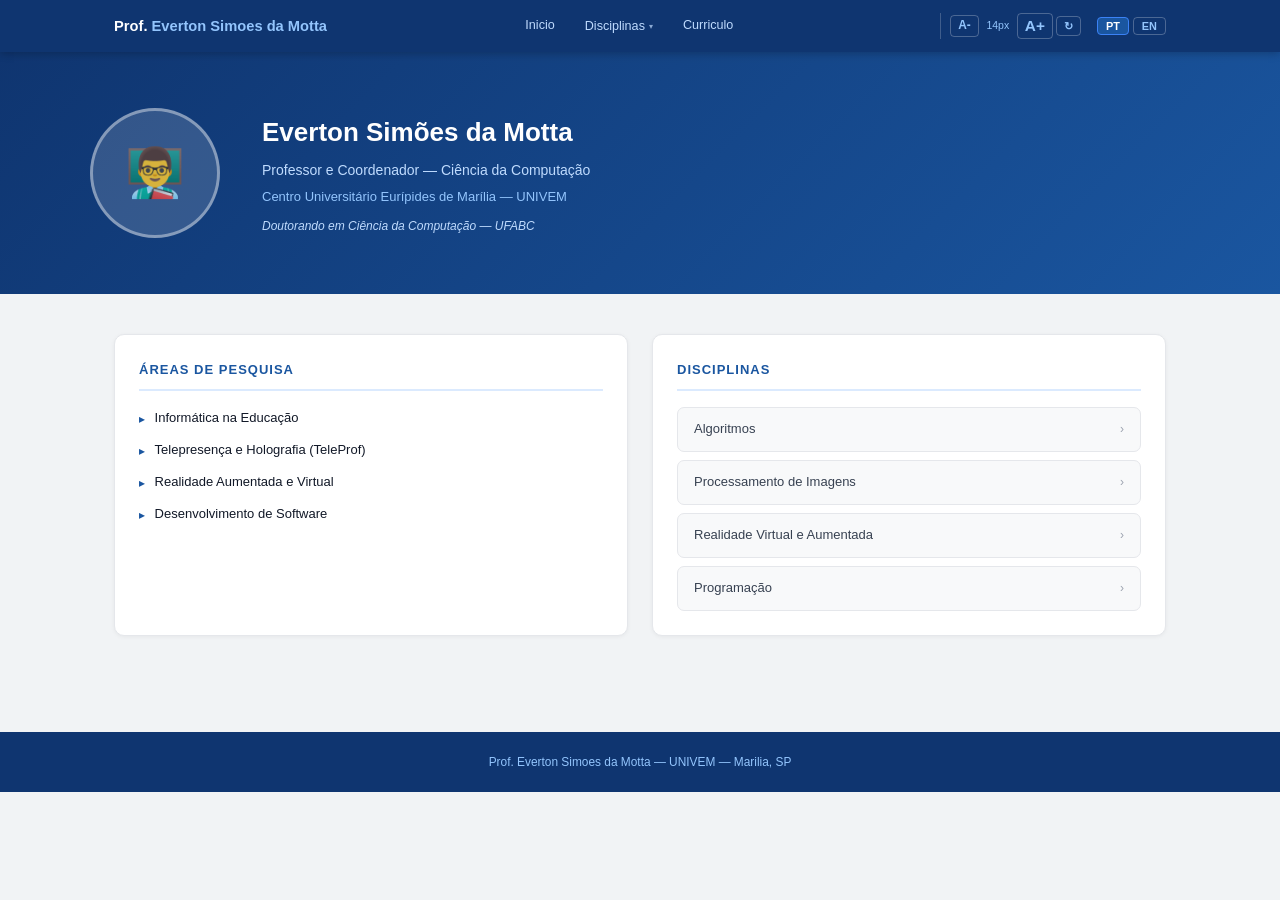
<file: index.html>
<!DOCTYPE html>
<html lang="pt-BR">
<head>
  <meta charset="UTF-8">
  <meta name="viewport" content="width=device-width, initial-scale=1.0">
  <title>Prof. Everton Simões da Motta</title>
  <link rel="stylesheet" href="assets/css/global.css">
  <style>
    .hero {
      background: linear-gradient(135deg, var(--azul-esc) 0%, var(--azul) 100%);
      color: #fff;
      padding: 3.5rem 1.5rem;
      margin-bottom: 2.5rem;
    }
    .hero-inner {
      max-width: var(--max-w);
      margin: 0 auto;
      display: grid;
      grid-template-columns: 140px 1fr;
      gap: 2rem;
      align-items: center;
    }
    .hero-foto {
      width: 130px;
      height: 130px;
      border-radius: 50%;
      background: rgba(255,255,255,0.15);
      border: 3px solid rgba(255,255,255,0.4);
      display: flex;
      align-items: center;
      justify-content: center;
      font-size: 48px;
      color: rgba(255,255,255,0.8);
      overflow: hidden;
    }
    .hero-foto img { width: 100%; height: 100%; object-fit: cover; border-radius: 50%; }
    .hero-nome { font-size: 26px; font-weight: bold; margin-bottom: 0.3rem; }
    .hero-cargo { font-size: 14px; color: #bfdbfe; margin-bottom: 0.2rem; }
    .hero-inst  { font-size: 13px; color: #93c5fd; margin-bottom: 0.5rem; }
    .hero-dout  { font-size: 12px; color: #bfdbfe; font-style: italic; }
    .home-grid {
      display: grid;
      grid-template-columns: 1fr 1fr;
      gap: 1.5rem;
    }
    .home-section-title {
      font-size: 13px;
      font-weight: bold;
      text-transform: uppercase;
      letter-spacing: 1px;
      color: var(--azul);
      margin-bottom: 1rem;
      padding-bottom: 0.5rem;
      border-bottom: 2px solid var(--azul-cl);
    }
    .pesquisa-list { list-style: none; display: flex; flex-direction: column; gap: 0.6rem; }
    .pesquisa-list li {
      display: flex;
      align-items: flex-start;
      gap: 0.6rem;
      font-size: 13px;
    }
    .pesquisa-list li::before {
      content: "▸";
      color: var(--azul);
      font-size: 12px;
      margin-top: 2px;
      flex-shrink: 0;
    }
    .disciplinas-grid { display: flex; flex-direction: column; gap: 0.5rem; }
    .disc-link {
      display: flex;
      align-items: center;
      justify-content: space-between;
      background: var(--cinza-f);
      border: 1px solid var(--cinza-2);
      border-radius: 7px;
      padding: 0.65rem 1rem;
      font-size: 13px;
      color: var(--cinza-4);
      transition: all 0.15s;
    }
    .disc-link:hover { background: var(--azul-cl); border-color: var(--azul-mid); color: var(--azul-esc); text-decoration: none; }
    .disc-link .arrow { color: var(--cinza-3); font-size: 12px; }
    @media (max-width: 680px) {
      .hero-inner { grid-template-columns: 1fr; text-align: center; }
      .hero-foto { margin: 0 auto; }
      .home-grid { grid-template-columns: 1fr; }
    }
  </style>
</head>
<body>

<div id="topbar"></div>

<div class="hero">
  <div class="hero-inner">
    <div class="hero-foto">👨‍🏫</div>
    <div>
      <div class="hero-nome">Everton Simões da Motta</div>
      <div class="hero-cargo" data-i18n="home_cargo">Professor e Coordenador — Ciência da Computação</div>
      <div class="hero-inst" data-i18n="home_inst">Centro Universitário Eurípides de Marília — UNIVEM</div>
      <div class="hero-dout" data-i18n="home_dout">Doutorando em Ciência da Computação — UFABC</div>
    </div>
  </div>
</div>

<div class="page-container" style="padding-top:0">
  <div class="home-grid">

    <div class="card">
      <div class="home-section-title" data-i18n="home_pesquisa_titulo">Áreas de Pesquisa</div>
      <ul class="pesquisa-list">
        <li data-i18n="home_pesquisa_1">Informática na Educação</li>
        <li data-i18n="home_pesquisa_2">Telepresença e Holografia (TeleProf)</li>
        <li data-i18n="home_pesquisa_3">Realidade Aumentada e Virtual</li>
        <li data-i18n="home_pesquisa_4">Desenvolvimento de Software</li>
      </ul>
    </div>

    <div class="card">
      <div class="home-section-title" data-i18n="nav_disciplinas">Disciplinas</div>
      <div class="disciplinas-grid">
        <a class="disc-link" href="disciplinas/algoritmos/index.html">
          <span data-i18n="disc_algoritmos">Algoritmos</span>
          <span class="arrow">›</span>
        </a>
        <a class="disc-link" href="disciplinas/processamento-imagens/index.html">
          <span data-i18n="disc_pi">Processamento de Imagens</span>
          <span class="arrow">›</span>
        </a>
        <a class="disc-link" href="disciplinas/realidade-virtual/index.html">
          <span data-i18n="disc_vr">Realidade Virtual e Aumentada</span>
          <span class="arrow">›</span>
        </a>
        <a class="disc-link" href="disciplinas/programacao/index.html">
          <span data-i18n="disc_prog">Programação</span>
          <span class="arrow">›</span>
        </a>
      </div>
    </div>

  </div>
</div>

<footer id="site-footer"></footer>

<script src="assets/js/i18n.js"></script>
<script src="assets/js/nav.js"></script>
</body>
</html>
</file>
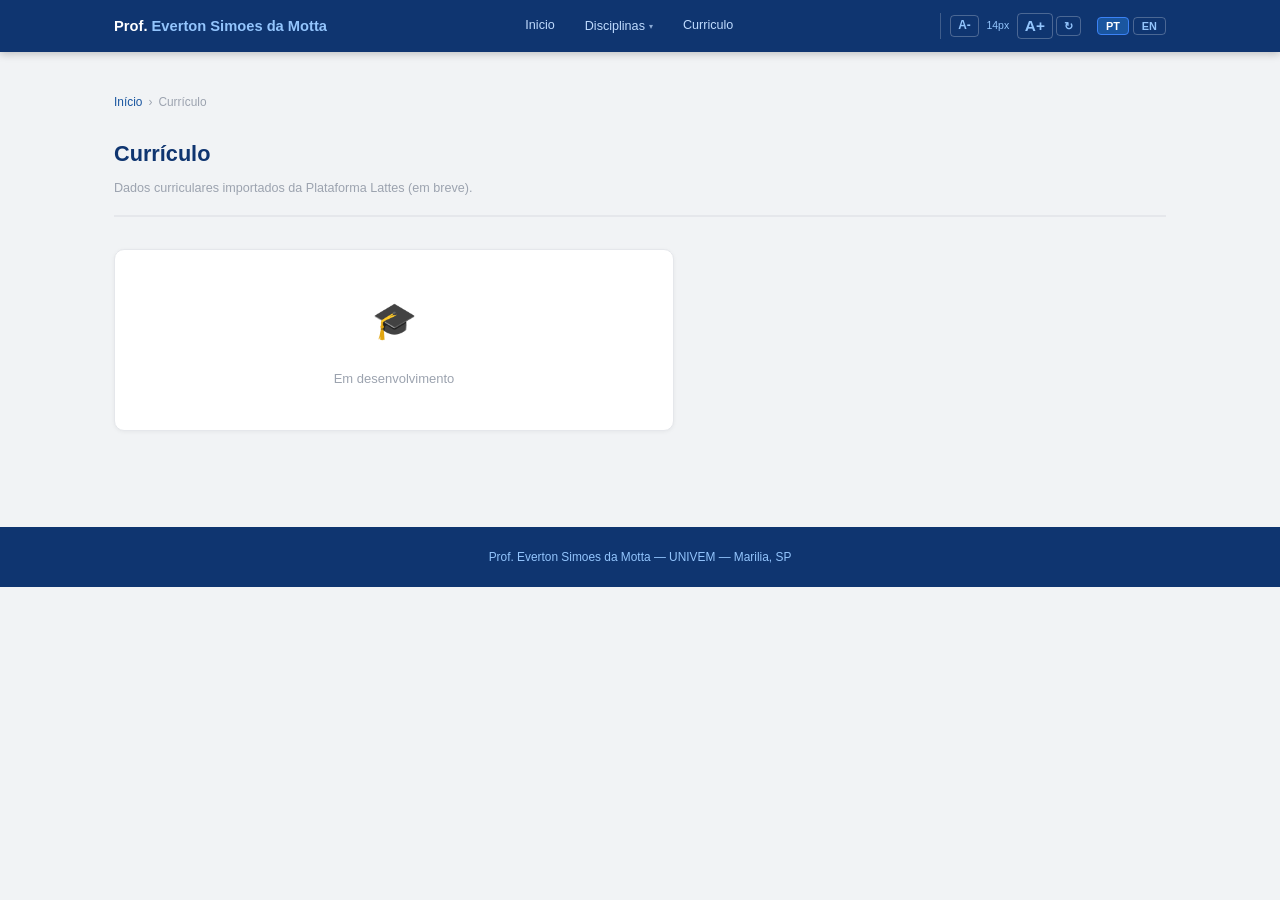
<file: curriculo/index.html>
<!DOCTYPE html>
<html lang="pt-BR">
<head>
  <meta charset="UTF-8">
  <meta name="viewport" content="width=device-width, initial-scale=1.0">
  <title>Currículo — Prof. Everton</title>
  <link rel="stylesheet" href="../assets/css/global.css">
</head>
<body>
<div id="topbar"></div>
<div class="page-container">
  <div class="breadcrumb">
    <a href="../index.html" data-i18n="nav_home">Início</a>
    <span class="sep">›</span>
    <span data-i18n="nav_curriculo">Currículo</span>
  </div>
  <div class="page-title" data-i18n="curriculo_titulo">Currículo</div>
  <div class="page-subtitle" data-i18n="curriculo_desc">Dados curriculares importados da Plataforma Lattes (em breve).</div>
  <div class="card" style="max-width:560px;text-align:center;padding:2.5rem">
    <div style="font-size:36px;margin-bottom:1rem">🎓</div>
    <p style="color:#9ca3af;font-size:13px" data-i18n="coming_soon">Em desenvolvimento</p>
  </div>
</div>
<footer id="site-footer"></footer>
<script src="../assets/js/i18n.js"></script>
<script src="../assets/js/nav.js"></script>
</body>
</html>
</file>
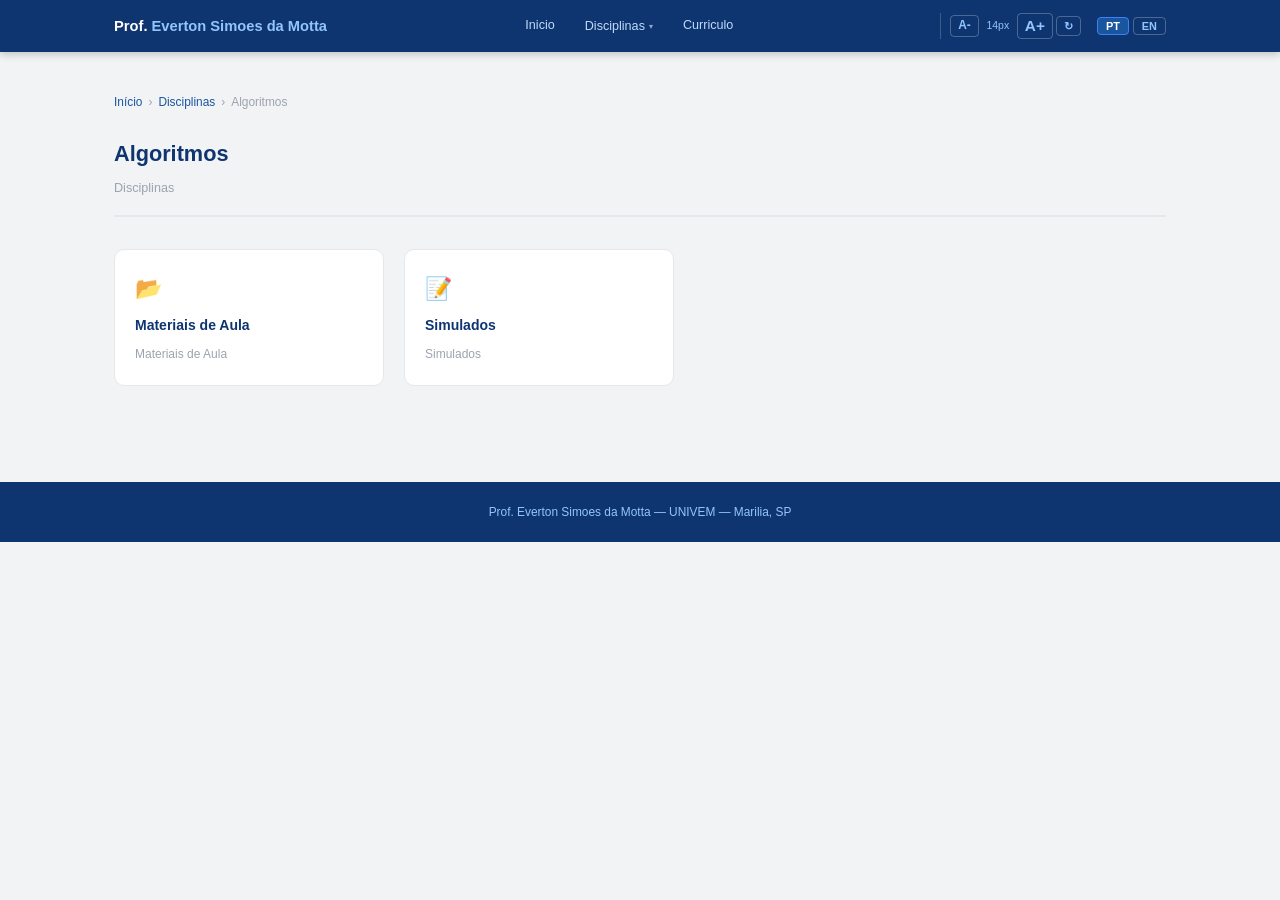
<file: disciplinas/algoritmos/index.html>
<!DOCTYPE html>
<html lang="pt-BR">
<head>
  <meta charset="UTF-8">
  <meta name="viewport" content="width=device-width, initial-scale=1.0">
  <title>Algoritmos — Prof. Everton</title>
  <link rel="stylesheet" href="../../assets/css/global.css">
</head>
<body>
<div id="topbar"></div>
<div class="page-container">
  <div class="breadcrumb">
    <a href="../../index.html" data-i18n="nav_home">Início</a>
    <span class="sep">›</span>
    <a href="../../disciplinas/" data-i18n="nav_disciplinas">Disciplinas</a>
    <span class="sep">›</span>
    <span data-i18n="disc_algoritmos">Algoritmos</span>
  </div>
  <div class="page-title" data-i18n="disc_algoritmos">Algoritmos</div>
  <div class="page-subtitle" data-i18n="nav_disciplinas">Disciplinas</div>
  <div style="display:grid;grid-template-columns:1fr 1fr;gap:1.25rem;max-width:560px">
    <a href="materiais/index.html" style="display:flex;flex-direction:column;gap:0.4rem;background:#fff;border:1px solid #e5e7eb;border-radius:10px;padding:1.25rem;text-decoration:none;transition:all 0.15s" onmouseover="this.style.borderColor='#3b82f6'" onmouseout="this.style.borderColor='#e5e7eb'">
      <span style="font-size:22px">📂</span>
      <span style="font-weight:bold;color:#0f3570;font-size:14px" data-i18n="nav_materiais">Materiais de Aula</span>
      <span style="font-size:12px;color:#9ca3af" data-i18n="mat_titulo">Slides, PDFs e recursos</span>
    </a>
    <a href="simulados/index.html" style="display:flex;flex-direction:column;gap:0.4rem;background:#fff;border:1px solid #e5e7eb;border-radius:10px;padding:1.25rem;text-decoration:none;transition:all 0.15s" onmouseover="this.style.borderColor='#3b82f6'" onmouseout="this.style.borderColor='#e5e7eb'">
      <span style="font-size:22px">📝</span>
      <span style="font-weight:bold;color:#0f3570;font-size:14px" data-i18n="nav_simulados">Simulados</span>
      <span style="font-size:12px;color:#9ca3af" data-i18n="sim_titulo">Exercícios práticos</span>
    </a>
  </div>
</div>
<footer id="site-footer"></footer>
<script src="../../assets/js/i18n.js"></script>
<script src="../../assets/js/nav.js"></script>
</body>
</html>
</file>
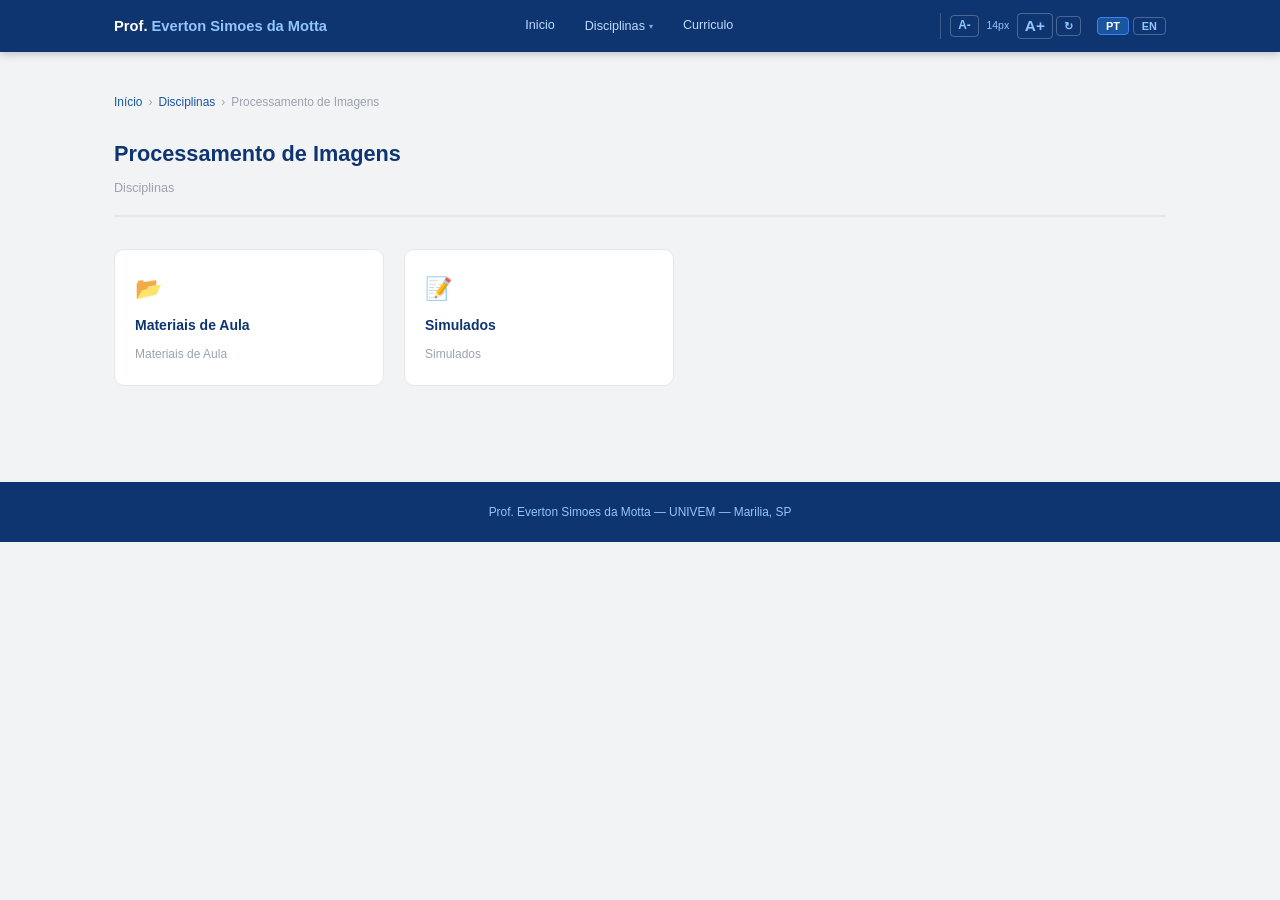
<file: disciplinas/processamento-imagens/index.html>
<!DOCTYPE html>
<html lang="pt-BR">
<head>
  <meta charset="UTF-8">
  <meta name="viewport" content="width=device-width, initial-scale=1.0">
  <title>Processamento de Imagens — Prof. Everton</title>
  <link rel="stylesheet" href="../../assets/css/global.css">
</head>
<body>
<div id="topbar"></div>
<div class="page-container">
  <div class="breadcrumb">
    <a href="../../index.html" data-i18n="nav_home">Início</a>
    <span class="sep">›</span>
    <a href="../../disciplinas/" data-i18n="nav_disciplinas">Disciplinas</a>
    <span class="sep">›</span>
    <span data-i18n="disc_pi">Processamento de Imagens</span>
  </div>
  <div class="page-title" data-i18n="disc_pi">Processamento de Imagens</div>
  <div class="page-subtitle" data-i18n="nav_disciplinas">Disciplinas</div>
  <div style="display:grid;grid-template-columns:1fr 1fr;gap:1.25rem;max-width:560px">
    <a href="materiais/index.html" style="display:flex;flex-direction:column;gap:0.4rem;background:#fff;border:1px solid #e5e7eb;border-radius:10px;padding:1.25rem;text-decoration:none;transition:all 0.15s" onmouseover="this.style.borderColor='#3b82f6'" onmouseout="this.style.borderColor='#e5e7eb'">
      <span style="font-size:22px">📂</span>
      <span style="font-weight:bold;color:#0f3570;font-size:14px" data-i18n="nav_materiais">Materiais de Aula</span>
      <span style="font-size:12px;color:#9ca3af" data-i18n="mat_titulo">Slides, PDFs e recursos</span>
    </a>
    <a href="simulados/index.html" style="display:flex;flex-direction:column;gap:0.4rem;background:#fff;border:1px solid #e5e7eb;border-radius:10px;padding:1.25rem;text-decoration:none;transition:all 0.15s" onmouseover="this.style.borderColor='#3b82f6'" onmouseout="this.style.borderColor='#e5e7eb'">
      <span style="font-size:22px">📝</span>
      <span style="font-weight:bold;color:#0f3570;font-size:14px" data-i18n="nav_simulados">Simulados</span>
      <span style="font-size:12px;color:#9ca3af" data-i18n="sim_titulo">Exercícios práticos</span>
    </a>
  </div>
</div>
<footer id="site-footer"></footer>
<script src="../../assets/js/i18n.js"></script>
<script src="../../assets/js/nav.js"></script>
</body>
</html>
</file>
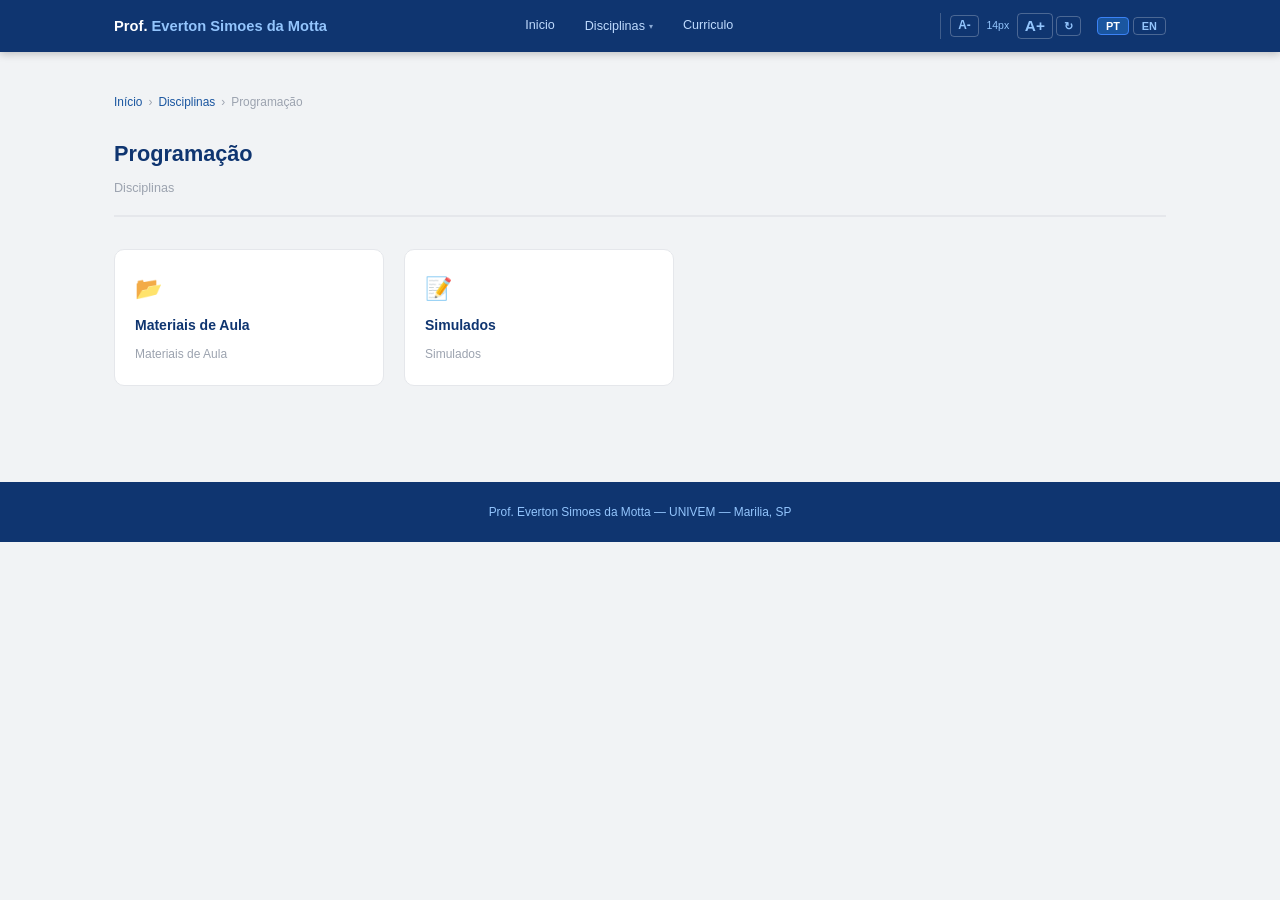
<file: disciplinas/programacao/index.html>
<!DOCTYPE html>
<html lang="pt-BR">
<head>
  <meta charset="UTF-8">
  <meta name="viewport" content="width=device-width, initial-scale=1.0">
  <title>Programação — Prof. Everton</title>
  <link rel="stylesheet" href="../../assets/css/global.css">
</head>
<body>
<div id="topbar"></div>
<div class="page-container">
  <div class="breadcrumb">
    <a href="../../index.html" data-i18n="nav_home">Início</a>
    <span class="sep">›</span>
    <a href="../../disciplinas/" data-i18n="nav_disciplinas">Disciplinas</a>
    <span class="sep">›</span>
    <span data-i18n="disc_prog">Programação</span>
  </div>
  <div class="page-title" data-i18n="disc_prog">Programação</div>
  <div class="page-subtitle" data-i18n="nav_disciplinas">Disciplinas</div>
  <div style="display:grid;grid-template-columns:1fr 1fr;gap:1.25rem;max-width:560px">
    <a href="materiais/index.html" style="display:flex;flex-direction:column;gap:0.4rem;background:#fff;border:1px solid #e5e7eb;border-radius:10px;padding:1.25rem;text-decoration:none;transition:all 0.15s" onmouseover="this.style.borderColor='#3b82f6'" onmouseout="this.style.borderColor='#e5e7eb'">
      <span style="font-size:22px">📂</span>
      <span style="font-weight:bold;color:#0f3570;font-size:14px" data-i18n="nav_materiais">Materiais de Aula</span>
      <span style="font-size:12px;color:#9ca3af" data-i18n="mat_titulo">Slides, PDFs e recursos</span>
    </a>
    <a href="simulados/index.html" style="display:flex;flex-direction:column;gap:0.4rem;background:#fff;border:1px solid #e5e7eb;border-radius:10px;padding:1.25rem;text-decoration:none;transition:all 0.15s" onmouseover="this.style.borderColor='#3b82f6'" onmouseout="this.style.borderColor='#e5e7eb'">
      <span style="font-size:22px">📝</span>
      <span style="font-weight:bold;color:#0f3570;font-size:14px" data-i18n="nav_simulados">Simulados</span>
      <span style="font-size:12px;color:#9ca3af" data-i18n="sim_titulo">Exercícios práticos</span>
    </a>
  </div>
</div>
<footer id="site-footer"></footer>
<script src="../../assets/js/i18n.js"></script>
<script src="../../assets/js/nav.js"></script>
</body>
</html>
</file>
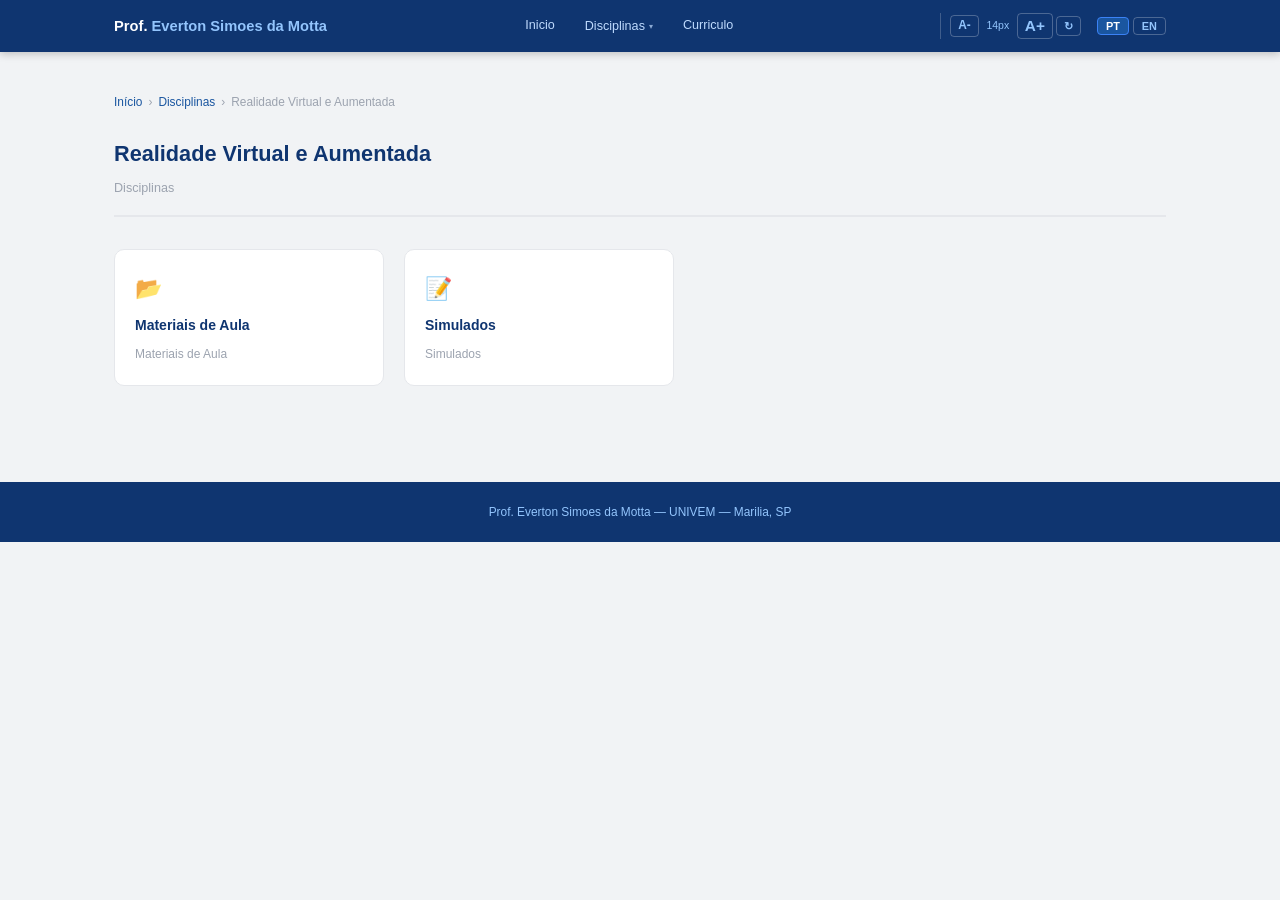
<file: disciplinas/realidade-virtual/index.html>
<!DOCTYPE html>
<html lang="pt-BR">
<head>
  <meta charset="UTF-8">
  <meta name="viewport" content="width=device-width, initial-scale=1.0">
  <title>Realidade Virtual e Aumentada — Prof. Everton</title>
  <link rel="stylesheet" href="../../assets/css/global.css">
</head>
<body>
<div id="topbar"></div>
<div class="page-container">
  <div class="breadcrumb">
    <a href="../../index.html" data-i18n="nav_home">Início</a>
    <span class="sep">›</span>
    <a href="../../disciplinas/" data-i18n="nav_disciplinas">Disciplinas</a>
    <span class="sep">›</span>
    <span data-i18n="disc_vr">Realidade Virtual e Aumentada</span>
  </div>
  <div class="page-title" data-i18n="disc_vr">Realidade Virtual e Aumentada</div>
  <div class="page-subtitle" data-i18n="nav_disciplinas">Disciplinas</div>
  <div style="display:grid;grid-template-columns:1fr 1fr;gap:1.25rem;max-width:560px">
    <a href="materiais/index.html" style="display:flex;flex-direction:column;gap:0.4rem;background:#fff;border:1px solid #e5e7eb;border-radius:10px;padding:1.25rem;text-decoration:none;transition:all 0.15s" onmouseover="this.style.borderColor='#3b82f6'" onmouseout="this.style.borderColor='#e5e7eb'">
      <span style="font-size:22px">📂</span>
      <span style="font-weight:bold;color:#0f3570;font-size:14px" data-i18n="nav_materiais">Materiais de Aula</span>
      <span style="font-size:12px;color:#9ca3af" data-i18n="mat_titulo">Slides, PDFs e recursos</span>
    </a>
    <a href="simulados/index.html" style="display:flex;flex-direction:column;gap:0.4rem;background:#fff;border:1px solid #e5e7eb;border-radius:10px;padding:1.25rem;text-decoration:none;transition:all 0.15s" onmouseover="this.style.borderColor='#3b82f6'" onmouseout="this.style.borderColor='#e5e7eb'">
      <span style="font-size:22px">📝</span>
      <span style="font-weight:bold;color:#0f3570;font-size:14px" data-i18n="nav_simulados">Simulados</span>
      <span style="font-size:12px;color:#9ca3af" data-i18n="sim_titulo">Exercícios práticos</span>
    </a>
  </div>
</div>
<footer id="site-footer"></footer>
<script src="../../assets/js/i18n.js"></script>
<script src="../../assets/js/nav.js"></script>
</body>
</html>
</file>
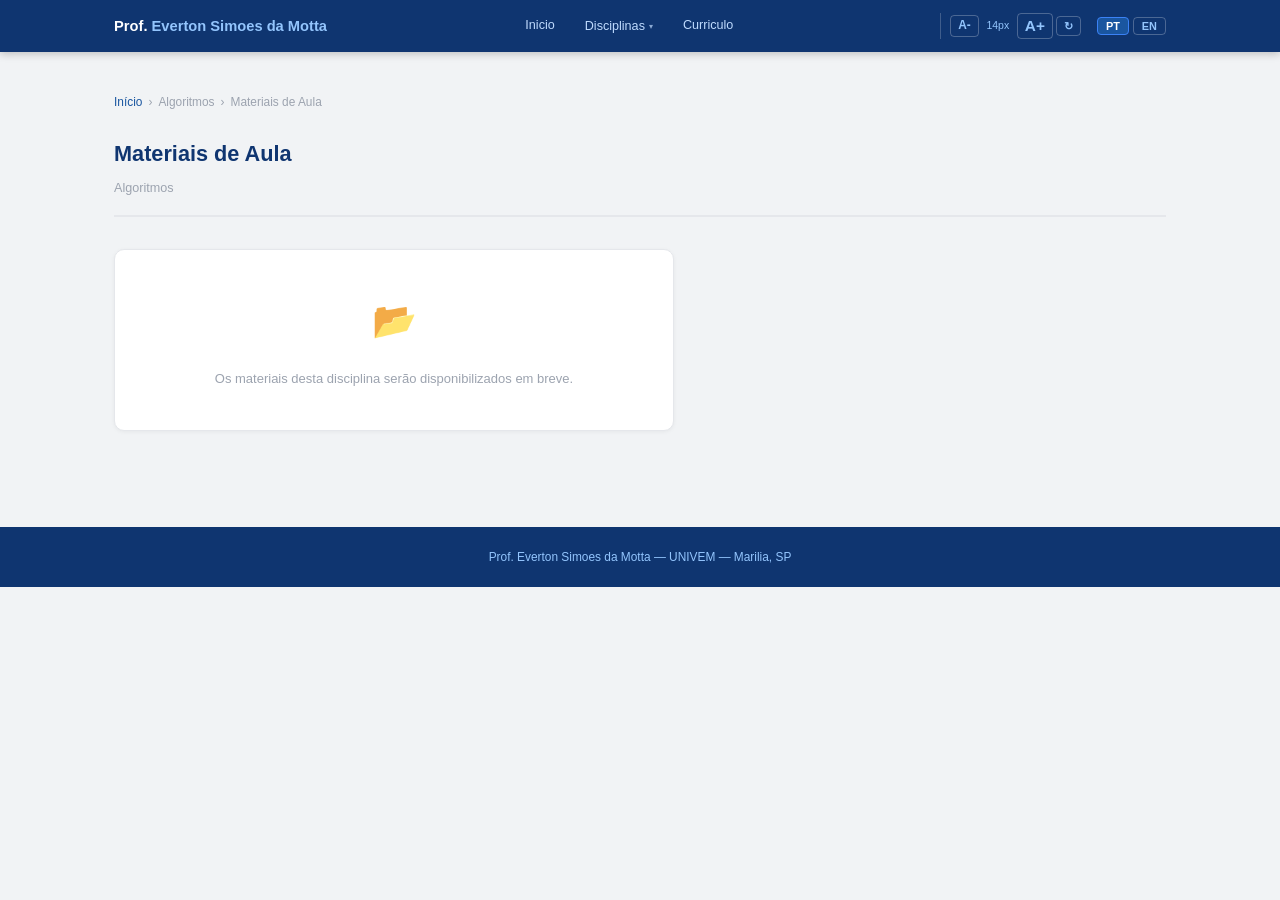
<file: disciplinas/algoritmos/materiais/index.html>
<!DOCTYPE html>
<html lang="pt-BR">
<head>
  <meta charset="UTF-8">
  <meta name="viewport" content="width=device-width, initial-scale=1.0">
  <title>Materiais — Algoritmos — Prof. Everton</title>
  <link rel="stylesheet" href="../../../assets/css/global.css">
</head>
<body>
<div id="topbar"></div>
<div class="page-container">
  <div class="breadcrumb">
    <a href="../../../index.html" data-i18n="nav_home">Início</a>
    <span class="sep">›</span>
    <span data-i18n="disc_algoritmos">Algoritmos</span>
    <span class="sep">›</span>
    <span data-i18n="nav_materiais">Materiais de Aula</span>
  </div>
  <div class="page-title" data-i18n="nav_materiais">Materiais de Aula</div>
  <div class="page-subtitle" data-i18n="disc_algoritmos">Algoritmos</div>
  <div class="card" style="max-width:560px;text-align:center;padding:2.5rem">
    <div style="font-size:36px;margin-bottom:1rem">📂</div>
    <p style="color:#9ca3af;font-size:13px" data-i18n="mat_vazio">Os materiais desta disciplina serão disponibilizados em breve.</p>
  </div>
</div>
<footer id="site-footer"></footer>
<script src="../../../assets/js/i18n.js"></script>
<script src="../../../assets/js/nav.js"></script>
</body>
</html>
</file>
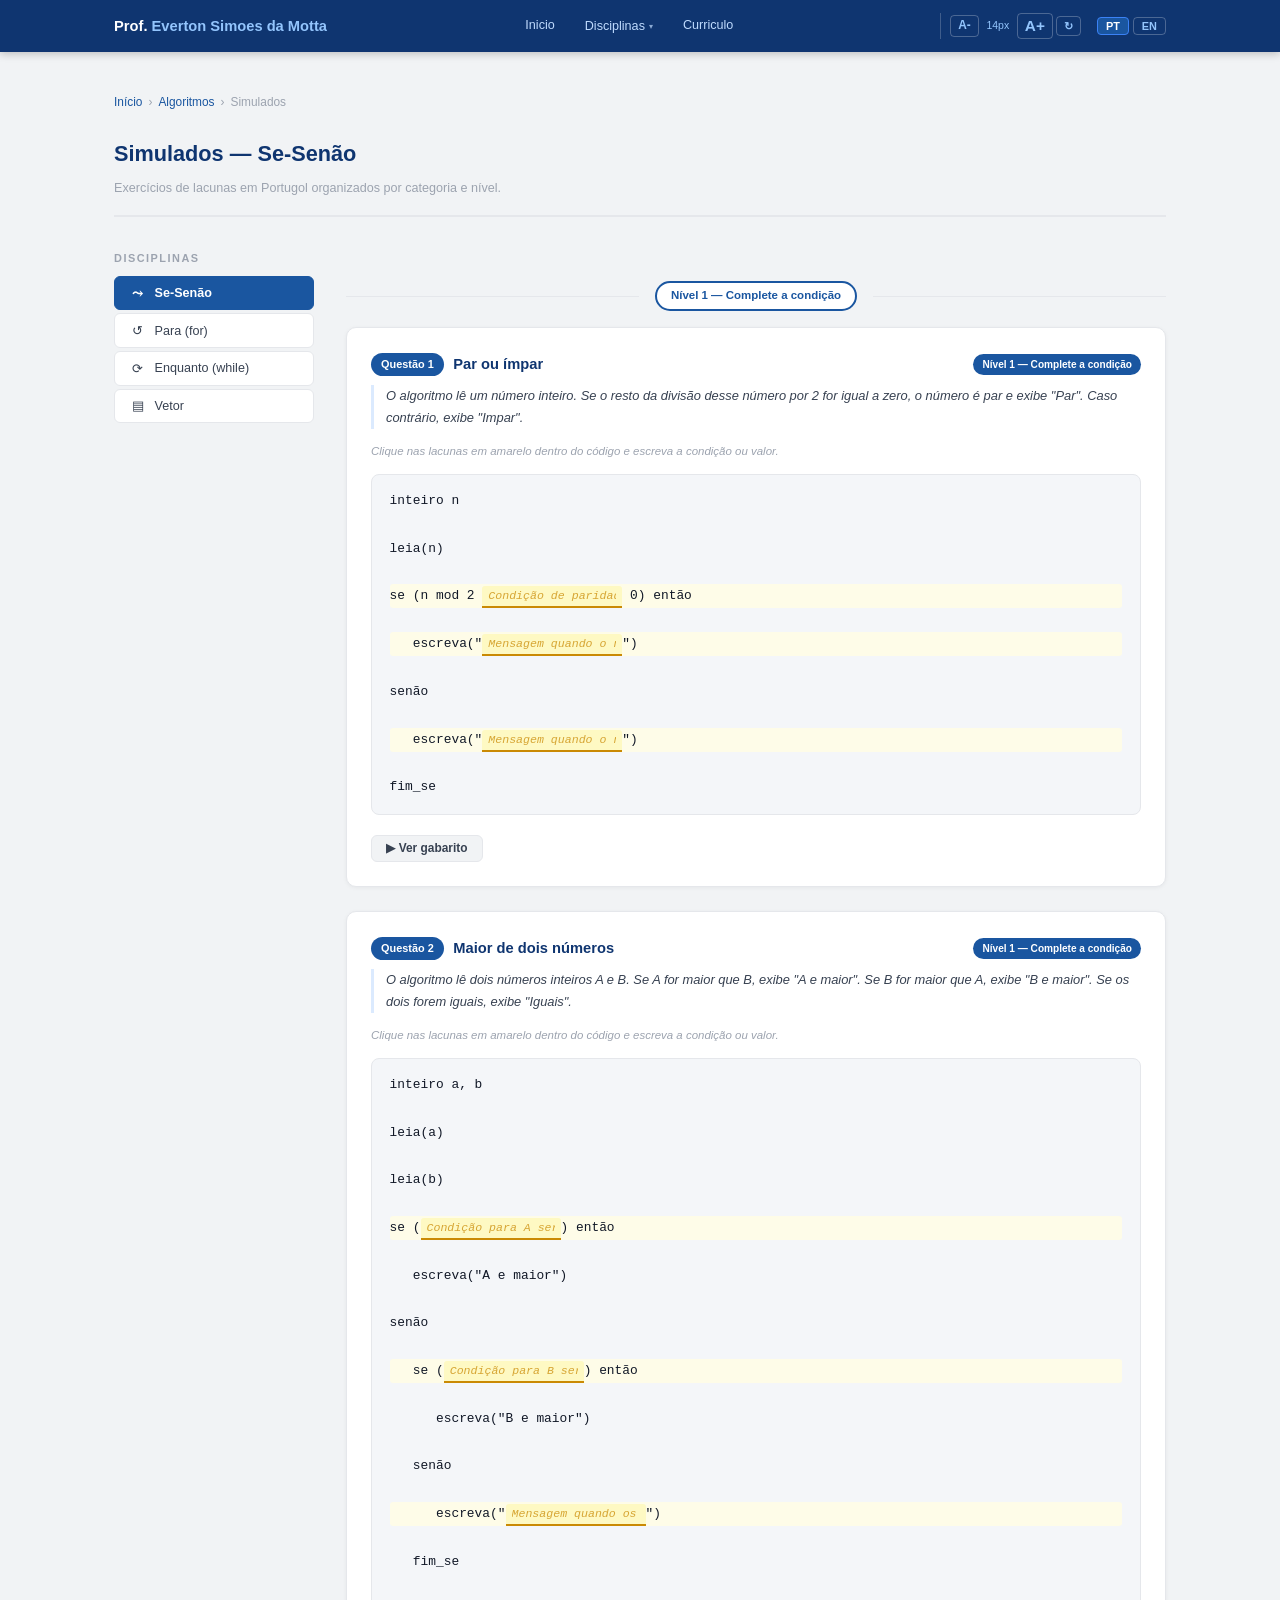
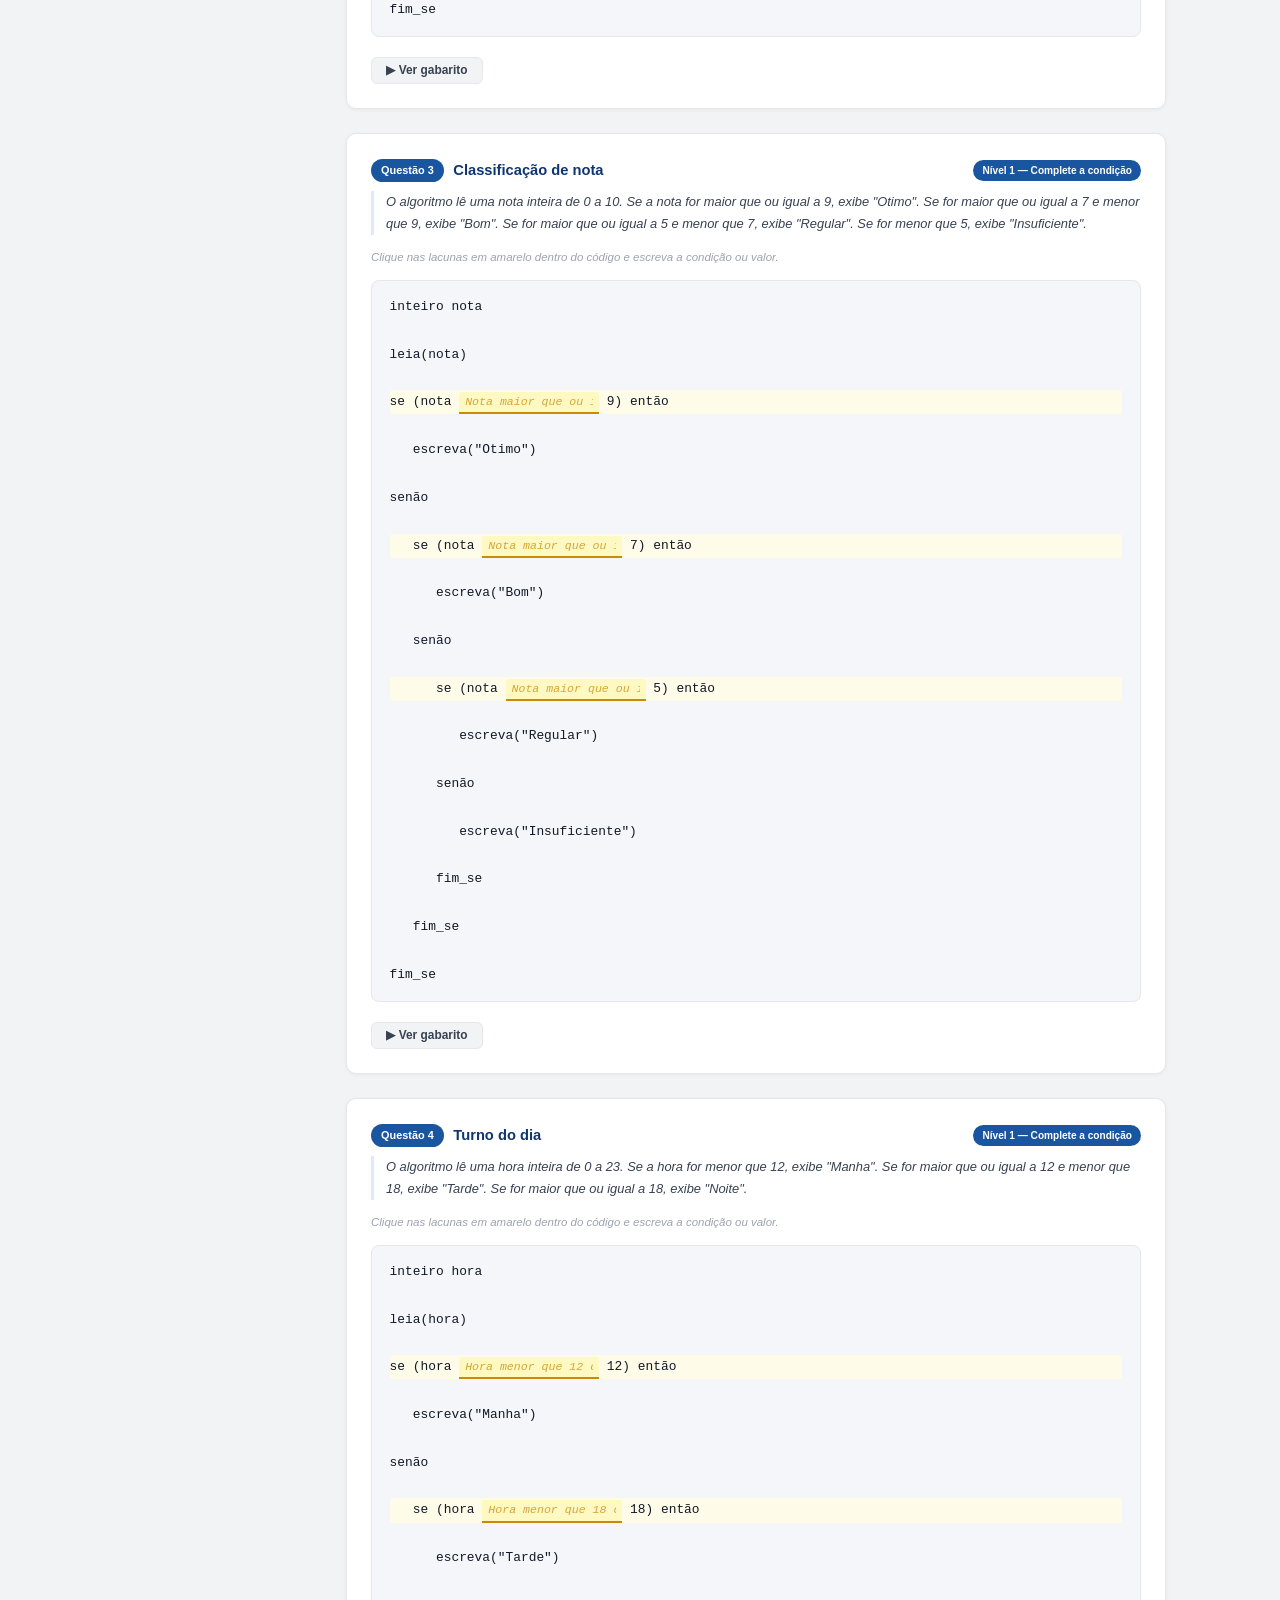
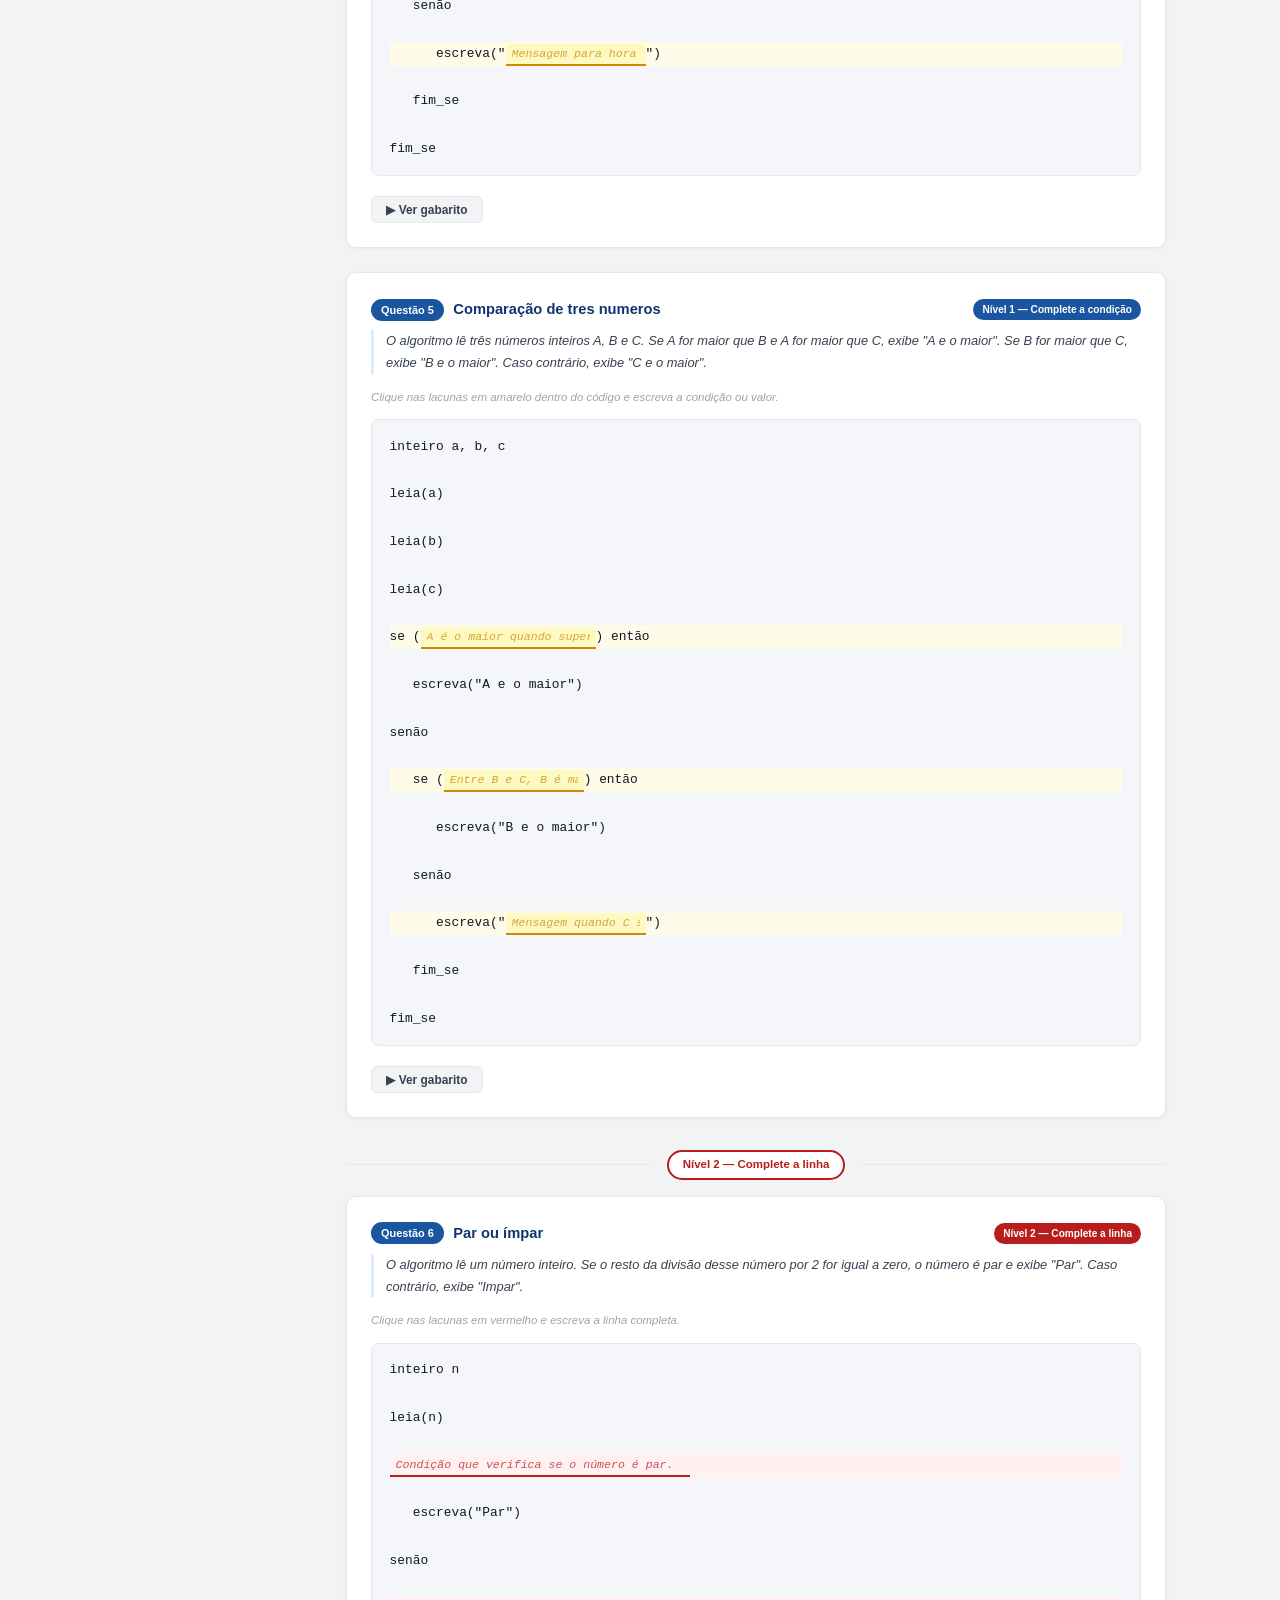
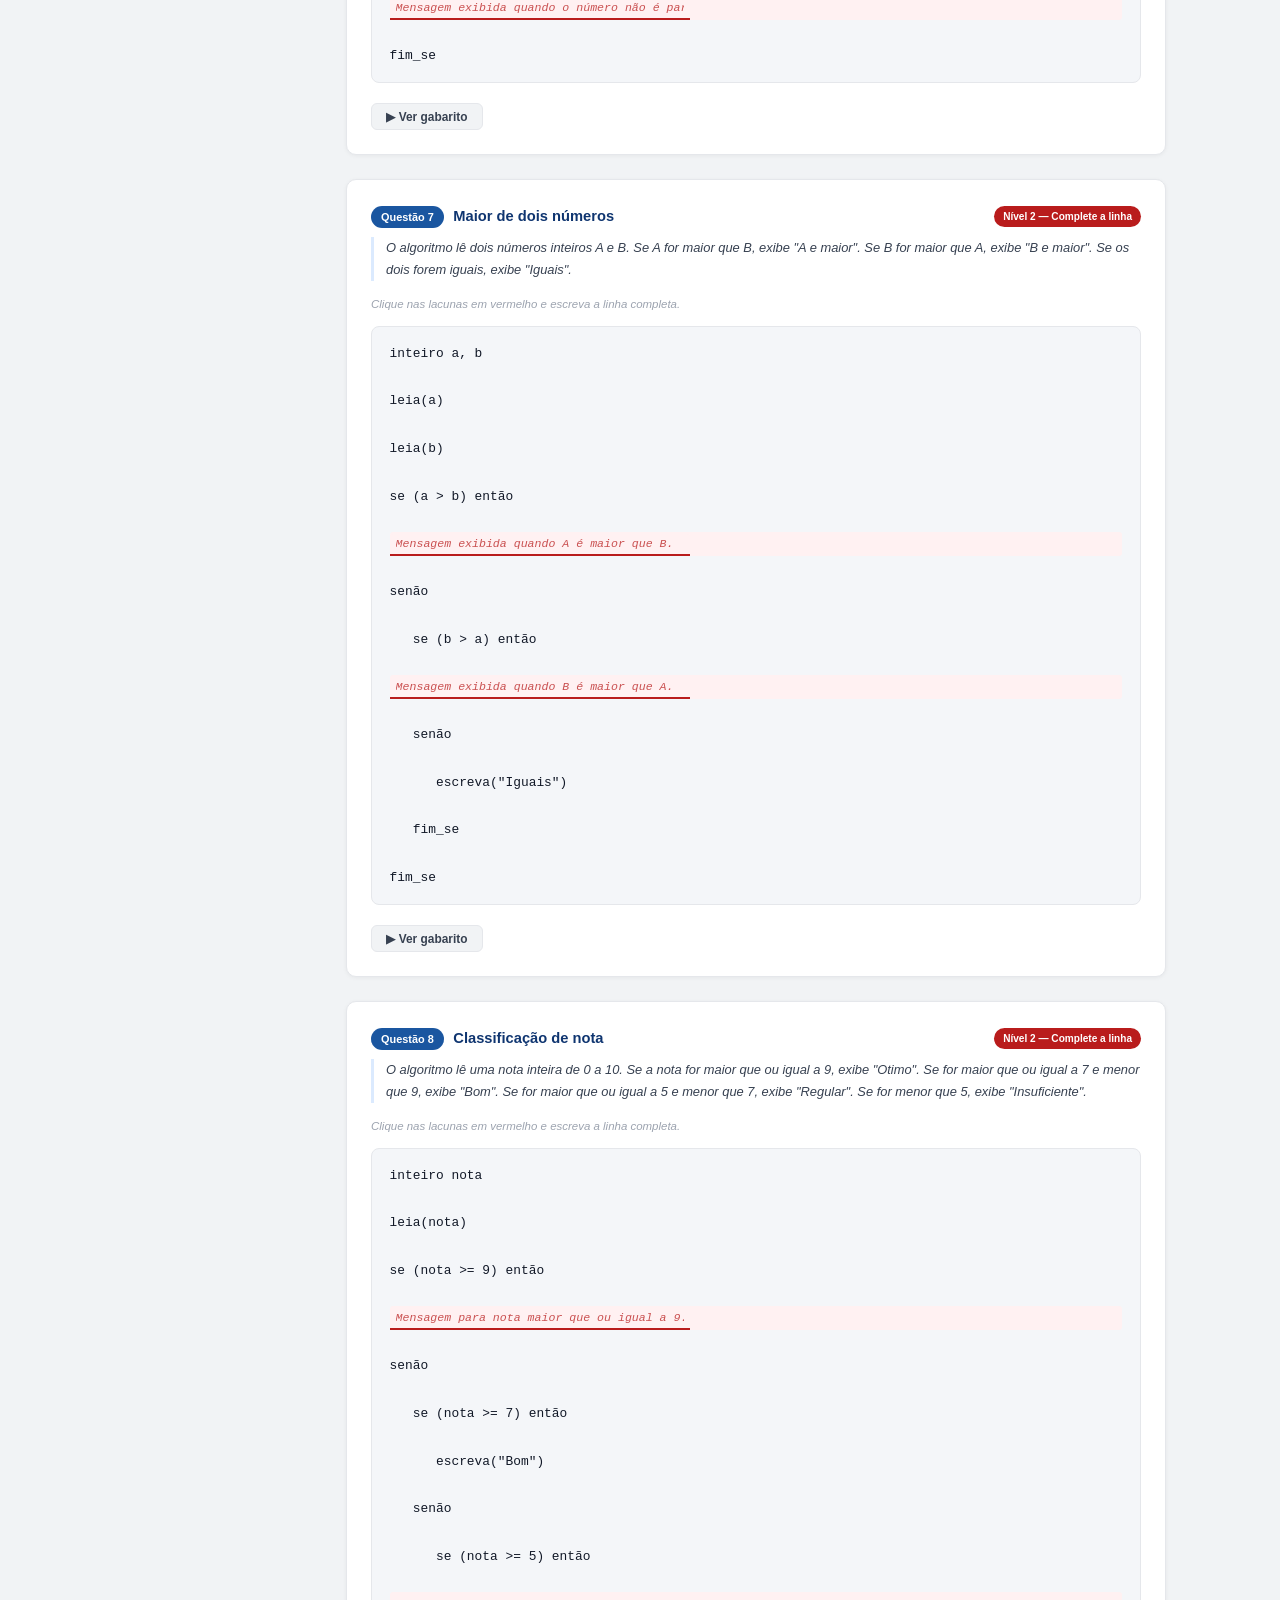
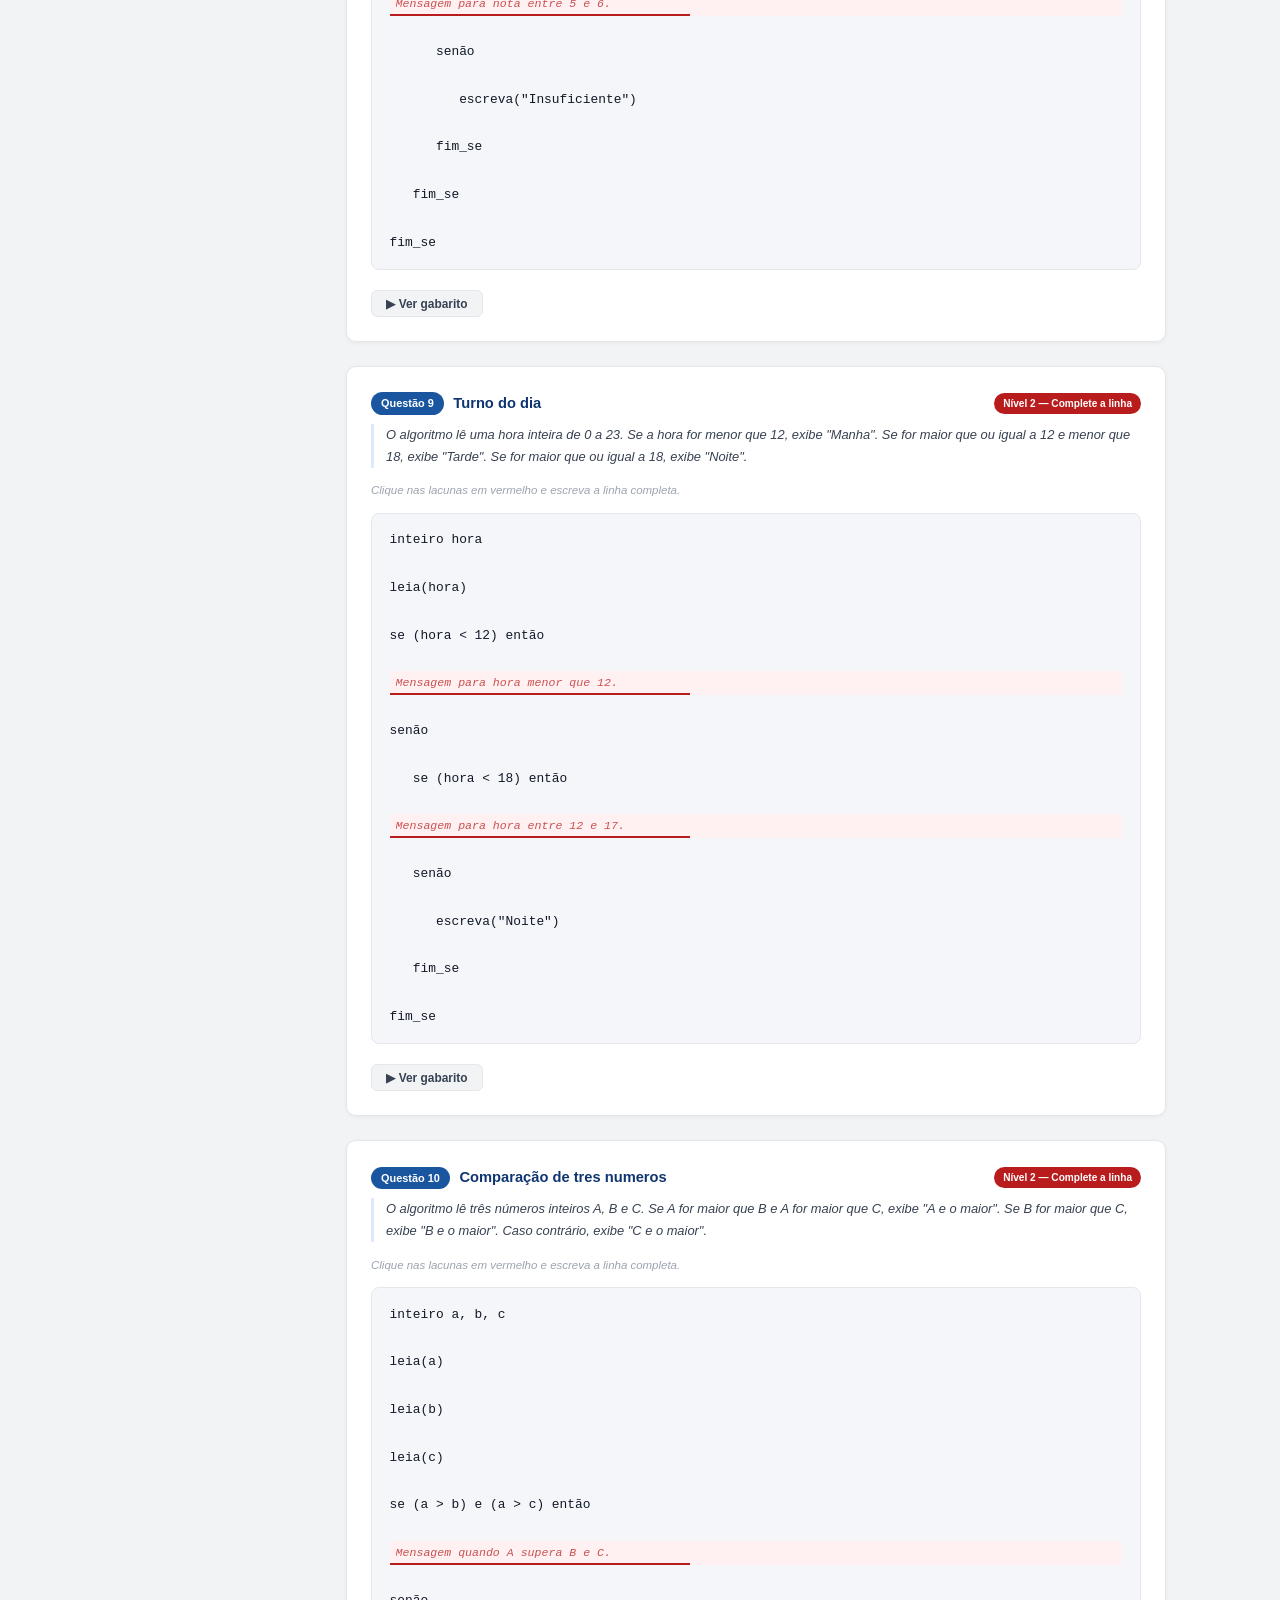
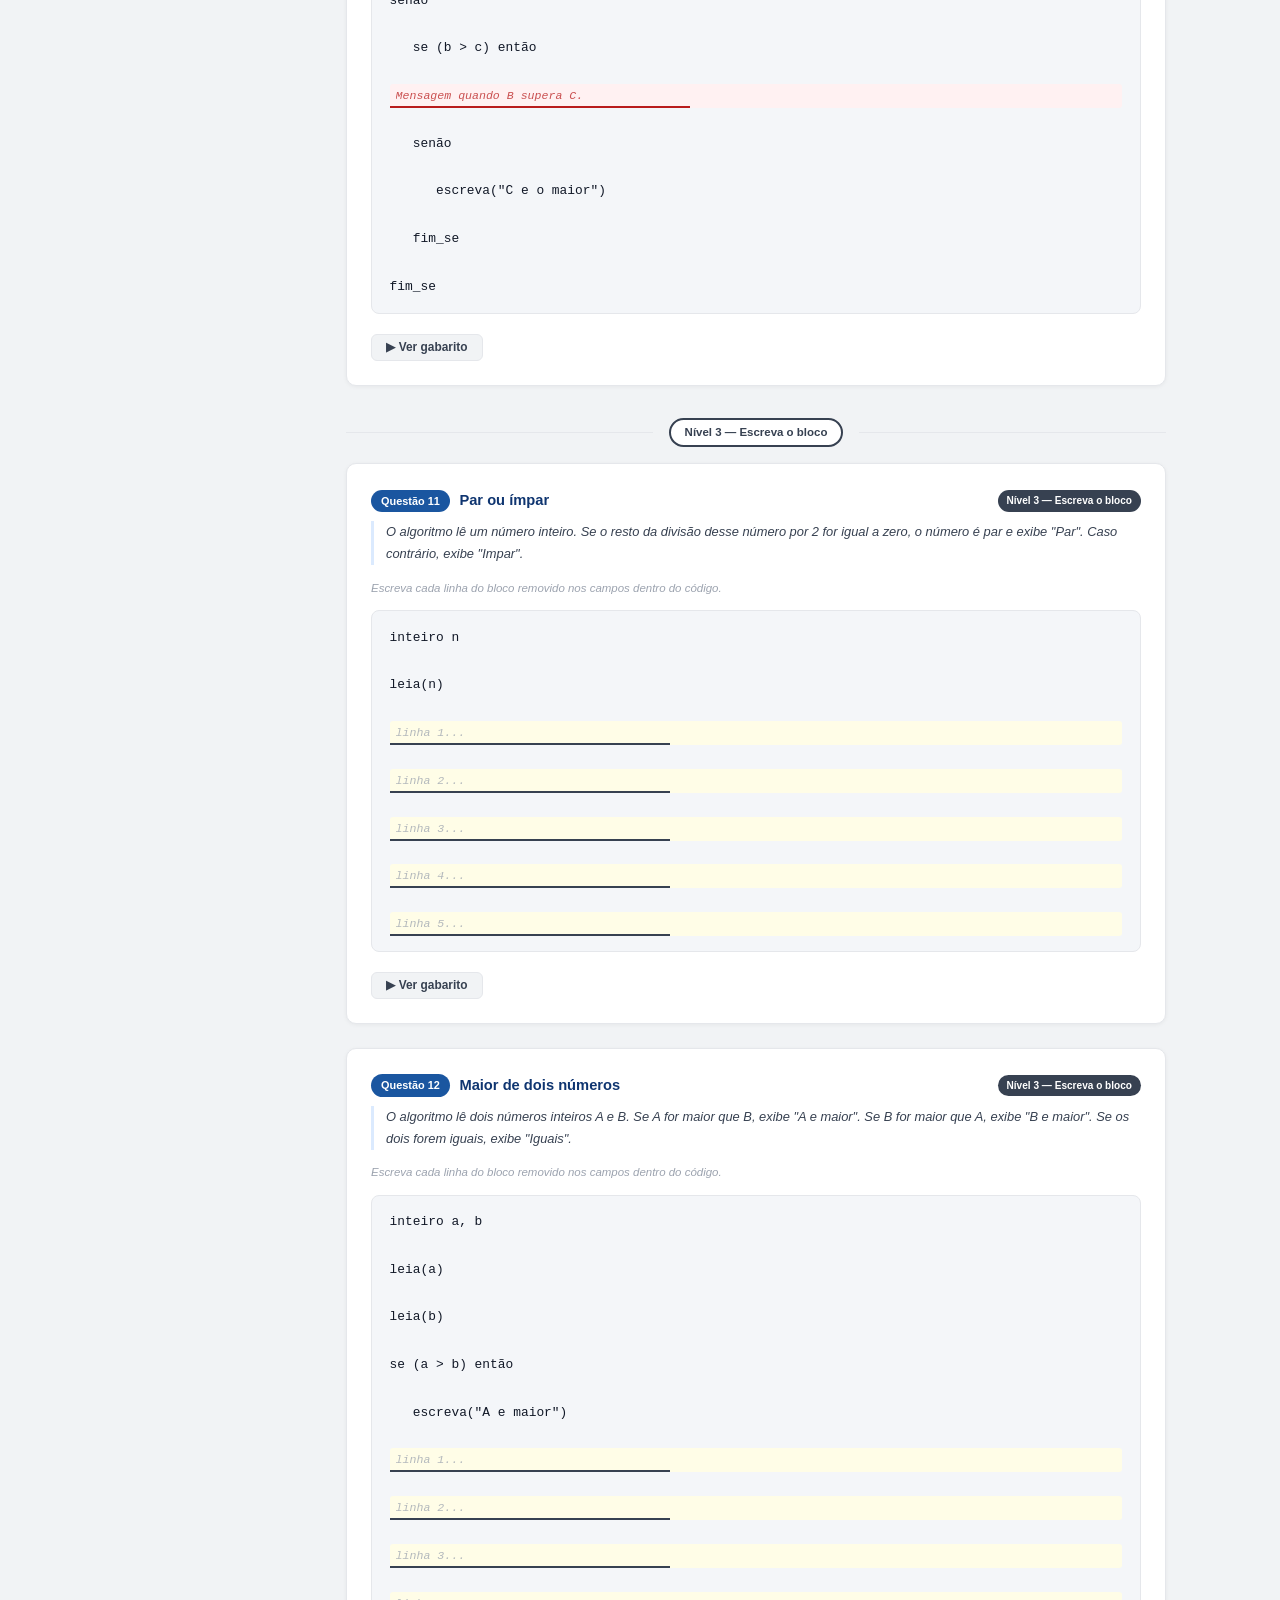
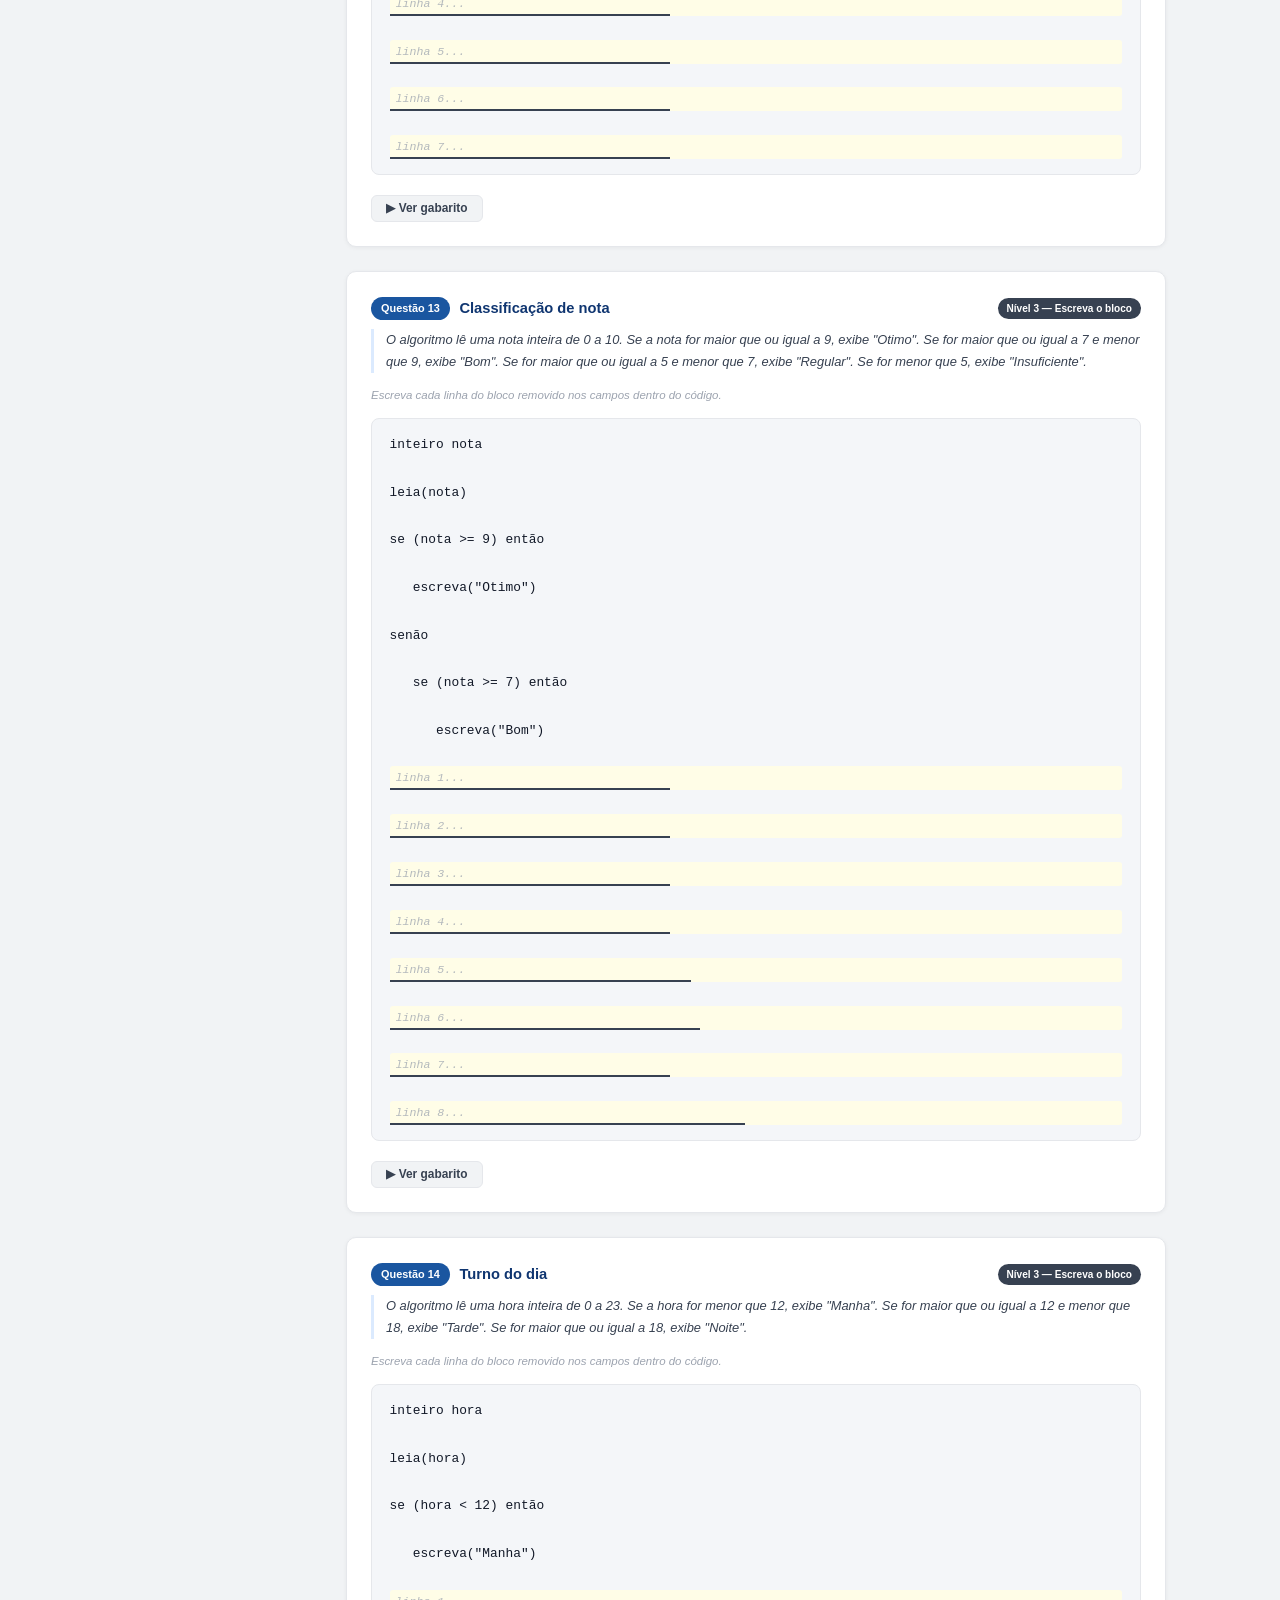
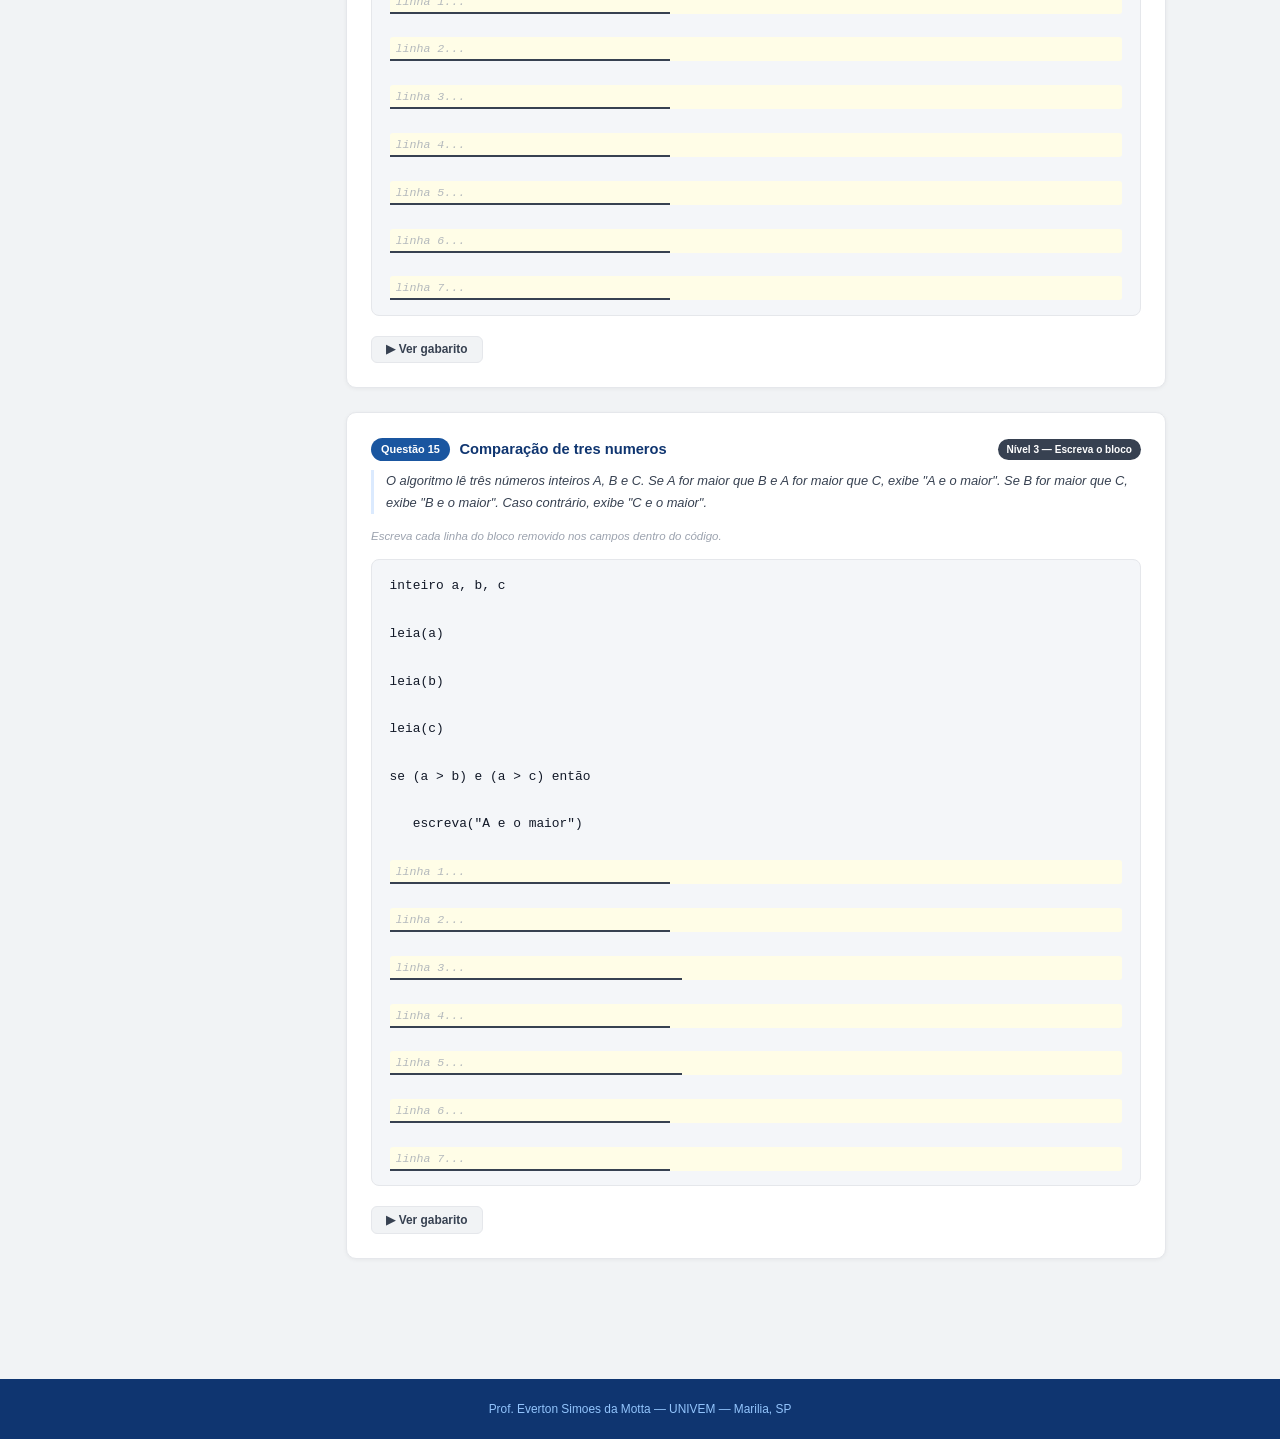
<file: disciplinas/algoritmos/simulados/index.html>
<!DOCTYPE html>
<html lang="pt-BR">
<head>
  <meta charset="UTF-8">
  <meta name="viewport" content="width=device-width, initial-scale=1.0">
  <title>Simulados — Algoritmos — Prof. Everton</title>
  <link rel="stylesheet" href="../../../assets/css/global.css">
  <link rel="stylesheet" href="../../../assets/css/simulados.css">
</head>
<body>
<div id="topbar"></div>

<div class="page-container">
  <div class="breadcrumb">
    <a href="../../../index.html" data-i18n="nav_home">Início</a>
    <span class="sep">›</span>
    <a href="../index.html" data-i18n="disc_algoritmos">Algoritmos</a>
    <span class="sep">›</span>
    <span data-i18n="nav_simulados">Simulados</span>
  </div>

  <div class="page-title">
    <span data-i18n="nav_simulados">Simulados</span>
    — <span id="sim-cat-nome"></span>
  </div>
  <div class="page-subtitle" data-i18n="sim_desc">
    Exercícios de lacunas em Portugol organizados por categoria e nível.
  </div>

  <div class="sim-layout">
    <div class="sim-sidebar">
      <h3 data-i18n="nav_disciplinas">Categorias</h3>
      <div id="nav-categorias"></div>
    </div>
    <div class="sim-main">
      <div id="questoes"></div>
    </div>
  </div>
</div>

<footer id="site-footer"></footer>

<script src="../../../assets/js/i18n.js"></script>
<script src="../../../assets/js/nav.js"></script>
<script src="../../../assets/js/simulados-app.js"></script>

<!-- Categorias — adicione um <script> por nova categoria -->
<script src="cat-if-else.js"></script>
<script src="cat-para.js"></script>
<script src="cat-enquanto.js"></script>
<script src="cat-vetor.js"></script>
<script>render();</script>
</body>
</html>
</file>
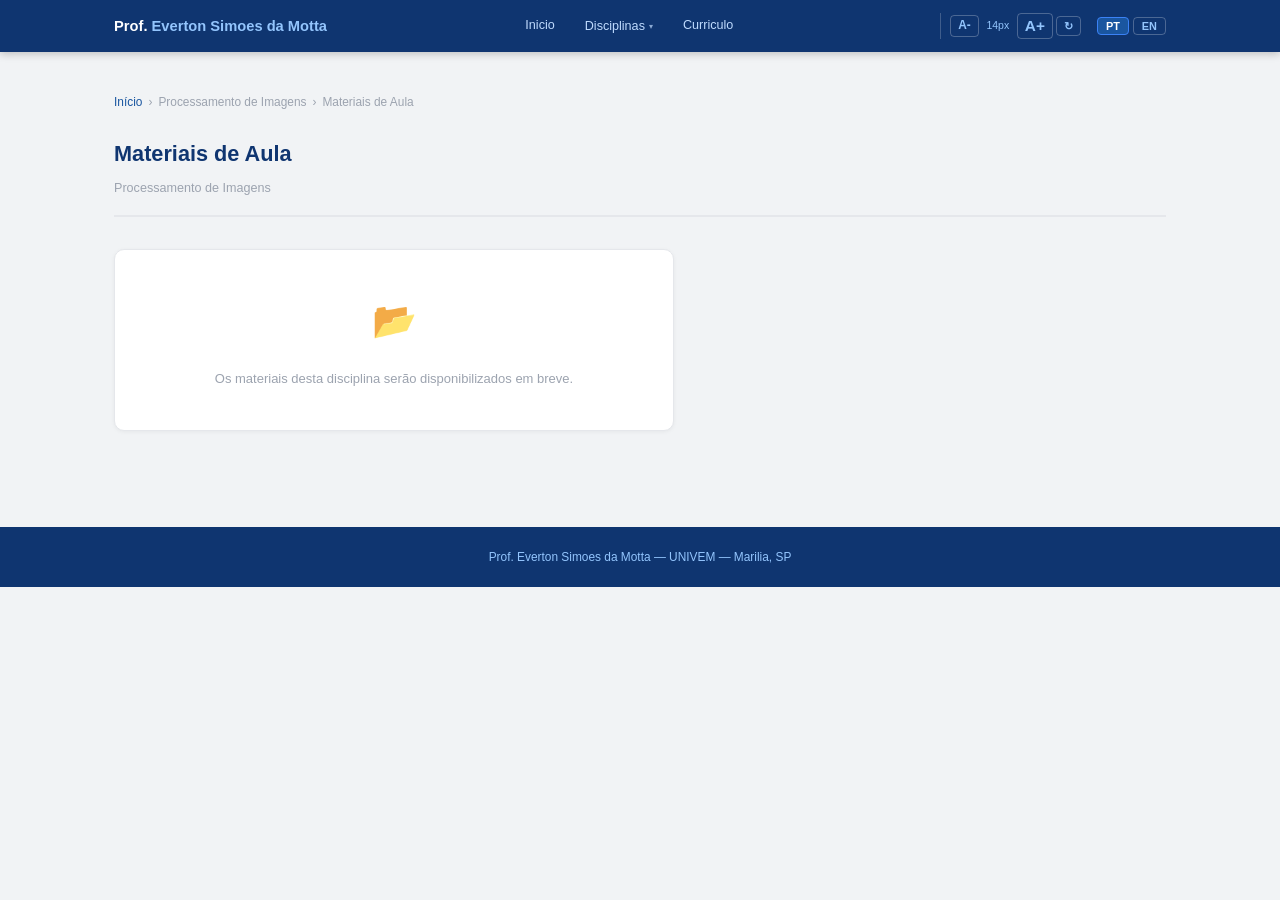
<file: disciplinas/processamento-imagens/materiais/index.html>
<!DOCTYPE html>
<html lang="pt-BR">
<head>
  <meta charset="UTF-8">
  <meta name="viewport" content="width=device-width, initial-scale=1.0">
  <title>Materiais — Processamento de Imagens — Prof. Everton</title>
  <link rel="stylesheet" href="../../../assets/css/global.css">
</head>
<body>
<div id="topbar"></div>
<div class="page-container">
  <div class="breadcrumb">
    <a href="../../../index.html" data-i18n="nav_home">Início</a>
    <span class="sep">›</span>
    <span data-i18n="disc_pi">Processamento de Imagens</span>
    <span class="sep">›</span>
    <span data-i18n="nav_materiais">Materiais de Aula</span>
  </div>
  <div class="page-title" data-i18n="nav_materiais">Materiais de Aula</div>
  <div class="page-subtitle" data-i18n="disc_pi">Processamento de Imagens</div>
  <div class="card" style="max-width:560px;text-align:center;padding:2.5rem">
    <div style="font-size:36px;margin-bottom:1rem">📂</div>
    <p style="color:#9ca3af;font-size:13px" data-i18n="mat_vazio">Os materiais desta disciplina serão disponibilizados em breve.</p>
  </div>
</div>
<footer id="site-footer"></footer>
<script src="../../../assets/js/i18n.js"></script>
<script src="../../../assets/js/nav.js"></script>
</body>
</html>
</file>
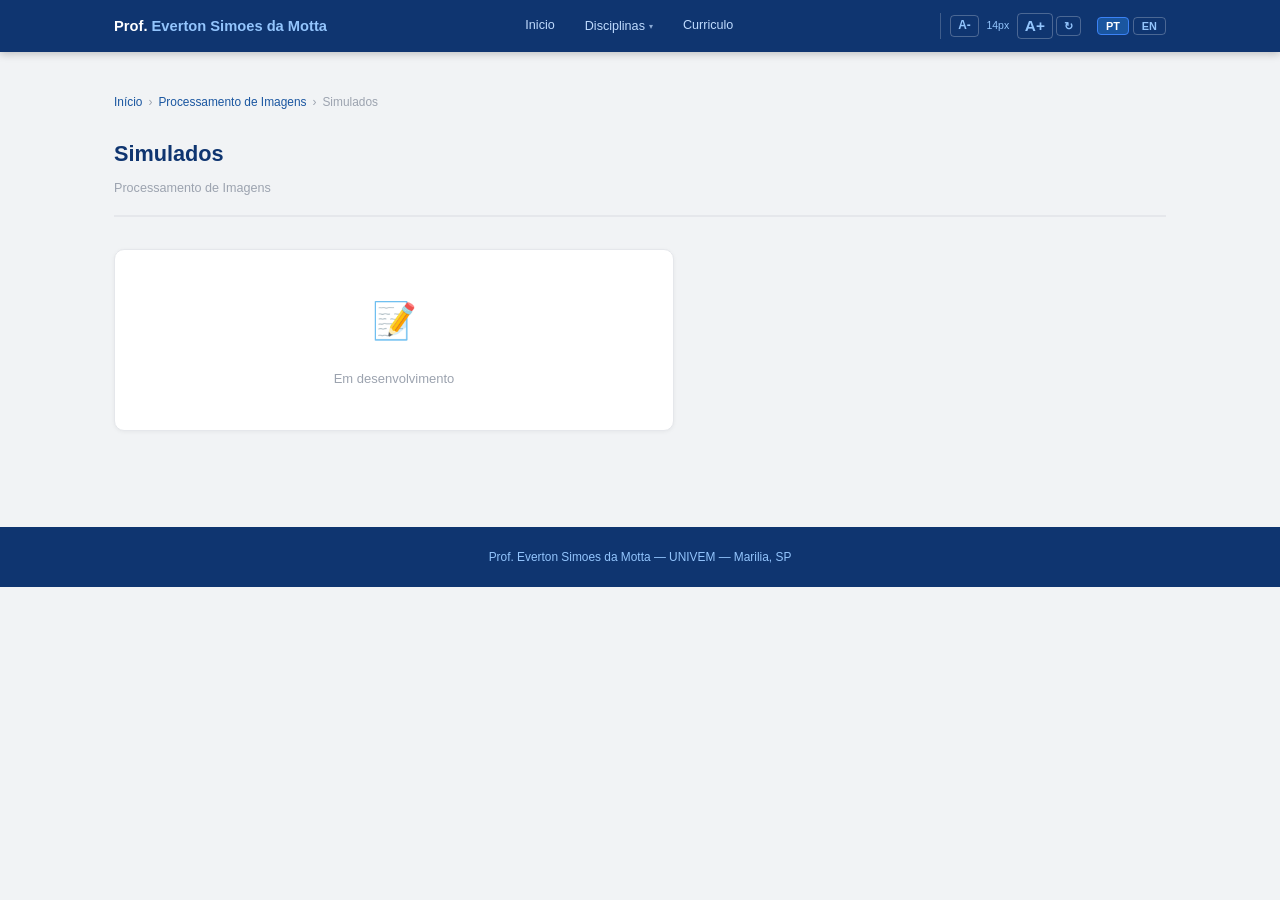
<file: disciplinas/processamento-imagens/simulados/index.html>
<!DOCTYPE html>
<html lang="pt-BR">
<head>
  <meta charset="UTF-8">
  <meta name="viewport" content="width=device-width, initial-scale=1.0">
  <title>Simulados — Processamento de Imagens — Prof. Everton</title>
  <link rel="stylesheet" href="../../../assets/css/global.css">
</head>
<body>
<div id="topbar"></div>
<div class="page-container">
  <div class="breadcrumb">
    <a href="../../../index.html" data-i18n="nav_home">Início</a>
    <span class="sep">›</span>
    <a href="../index.html" data-i18n="disc_pi">Processamento de Imagens</a>
    <span class="sep">›</span>
    <span data-i18n="nav_simulados">Simulados</span>
  </div>
  <div class="page-title" data-i18n="nav_simulados">Simulados</div>
  <div class="page-subtitle" data-i18n="disc_pi">Processamento de Imagens</div>
  <div class="card" style="max-width:560px;text-align:center;padding:2.5rem">
    <div style="font-size:36px;margin-bottom:1rem">📝</div>
    <p style="color:#9ca3af;font-size:13px" data-i18n="coming_soon">Em desenvolvimento</p>
  </div>
</div>
<footer id="site-footer"></footer>
<script src="../../../assets/js/i18n.js"></script>
<script src="../../../assets/js/nav.js"></script>
</body>
</html>
</file>
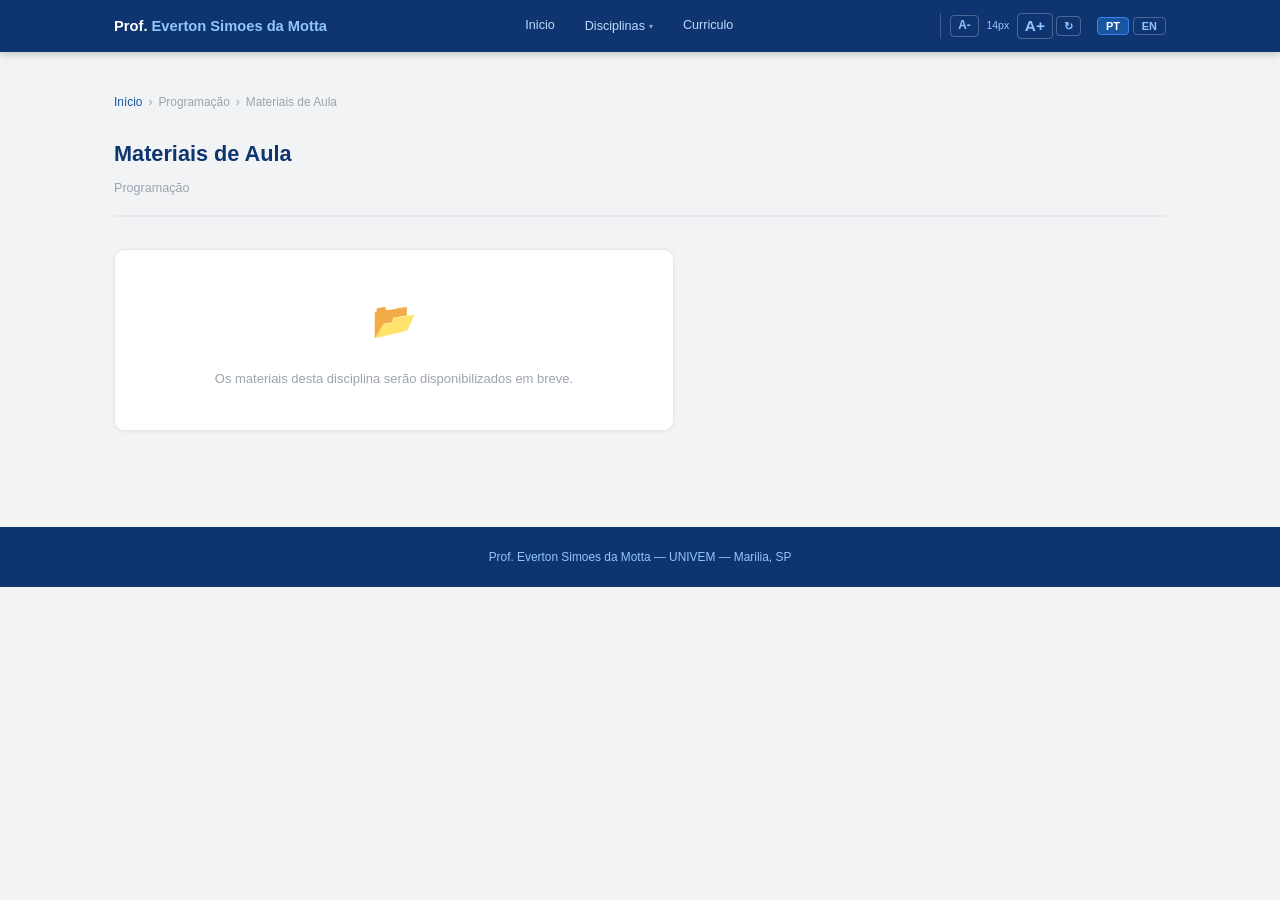
<file: disciplinas/programacao/materiais/index.html>
<!DOCTYPE html>
<html lang="pt-BR">
<head>
  <meta charset="UTF-8">
  <meta name="viewport" content="width=device-width, initial-scale=1.0">
  <title>Materiais — Programação — Prof. Everton</title>
  <link rel="stylesheet" href="../../../assets/css/global.css">
</head>
<body>
<div id="topbar"></div>
<div class="page-container">
  <div class="breadcrumb">
    <a href="../../../index.html" data-i18n="nav_home">Início</a>
    <span class="sep">›</span>
    <span data-i18n="disc_prog">Programação</span>
    <span class="sep">›</span>
    <span data-i18n="nav_materiais">Materiais de Aula</span>
  </div>
  <div class="page-title" data-i18n="nav_materiais">Materiais de Aula</div>
  <div class="page-subtitle" data-i18n="disc_prog">Programação</div>
  <div class="card" style="max-width:560px;text-align:center;padding:2.5rem">
    <div style="font-size:36px;margin-bottom:1rem">📂</div>
    <p style="color:#9ca3af;font-size:13px" data-i18n="mat_vazio">Os materiais desta disciplina serão disponibilizados em breve.</p>
  </div>
</div>
<footer id="site-footer"></footer>
<script src="../../../assets/js/i18n.js"></script>
<script src="../../../assets/js/nav.js"></script>
</body>
</html>
</file>
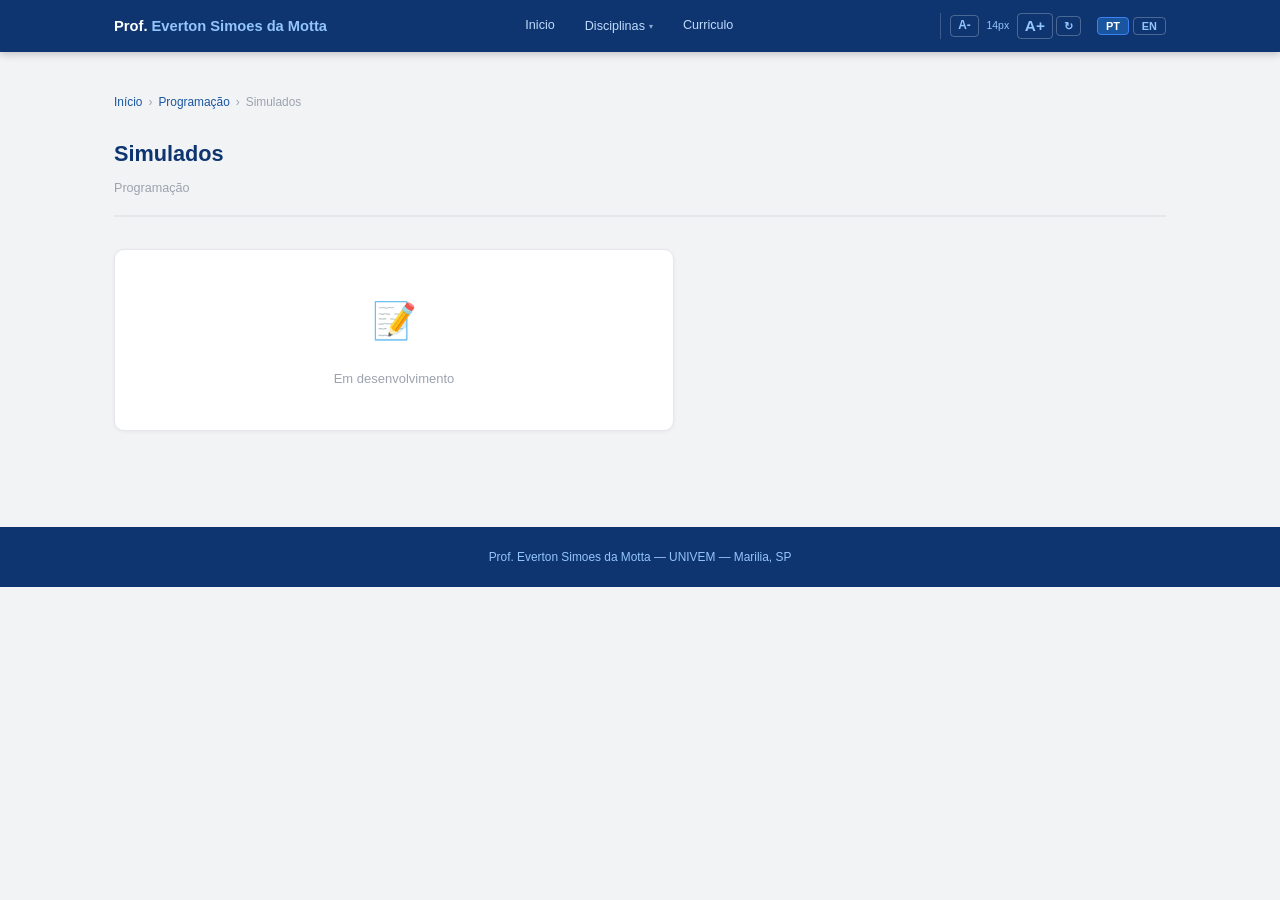
<file: disciplinas/programacao/simulados/index.html>
<!DOCTYPE html>
<html lang="pt-BR">
<head>
  <meta charset="UTF-8">
  <meta name="viewport" content="width=device-width, initial-scale=1.0">
  <title>Simulados — Programação — Prof. Everton</title>
  <link rel="stylesheet" href="../../../assets/css/global.css">
</head>
<body>
<div id="topbar"></div>
<div class="page-container">
  <div class="breadcrumb">
    <a href="../../../index.html" data-i18n="nav_home">Início</a>
    <span class="sep">›</span>
    <a href="../index.html" data-i18n="disc_prog">Programação</a>
    <span class="sep">›</span>
    <span data-i18n="nav_simulados">Simulados</span>
  </div>
  <div class="page-title" data-i18n="nav_simulados">Simulados</div>
  <div class="page-subtitle" data-i18n="disc_prog">Programação</div>
  <div class="card" style="max-width:560px;text-align:center;padding:2.5rem">
    <div style="font-size:36px;margin-bottom:1rem">📝</div>
    <p style="color:#9ca3af;font-size:13px" data-i18n="coming_soon">Em desenvolvimento</p>
  </div>
</div>
<footer id="site-footer"></footer>
<script src="../../../assets/js/i18n.js"></script>
<script src="../../../assets/js/nav.js"></script>
</body>
</html>
</file>
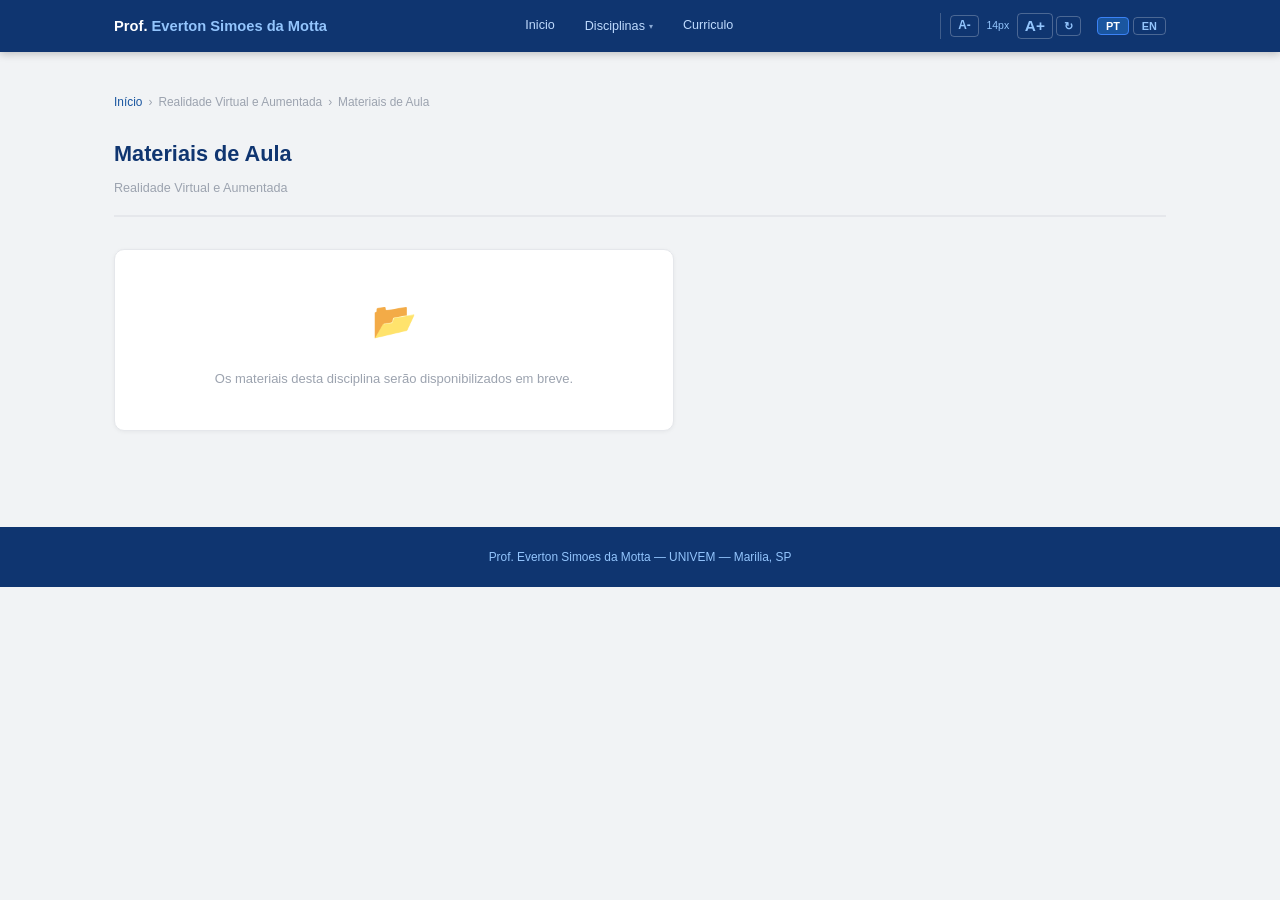
<file: disciplinas/realidade-virtual/materiais/index.html>
<!DOCTYPE html>
<html lang="pt-BR">
<head>
  <meta charset="UTF-8">
  <meta name="viewport" content="width=device-width, initial-scale=1.0">
  <title>Materiais — Realidade Virtual e Aumentada — Prof. Everton</title>
  <link rel="stylesheet" href="../../../assets/css/global.css">
</head>
<body>
<div id="topbar"></div>
<div class="page-container">
  <div class="breadcrumb">
    <a href="../../../index.html" data-i18n="nav_home">Início</a>
    <span class="sep">›</span>
    <span data-i18n="disc_vr">Realidade Virtual e Aumentada</span>
    <span class="sep">›</span>
    <span data-i18n="nav_materiais">Materiais de Aula</span>
  </div>
  <div class="page-title" data-i18n="nav_materiais">Materiais de Aula</div>
  <div class="page-subtitle" data-i18n="disc_vr">Realidade Virtual e Aumentada</div>
  <div class="card" style="max-width:560px;text-align:center;padding:2.5rem">
    <div style="font-size:36px;margin-bottom:1rem">📂</div>
    <p style="color:#9ca3af;font-size:13px" data-i18n="mat_vazio">Os materiais desta disciplina serão disponibilizados em breve.</p>
  </div>
</div>
<footer id="site-footer"></footer>
<script src="../../../assets/js/i18n.js"></script>
<script src="../../../assets/js/nav.js"></script>
</body>
</html>
</file>
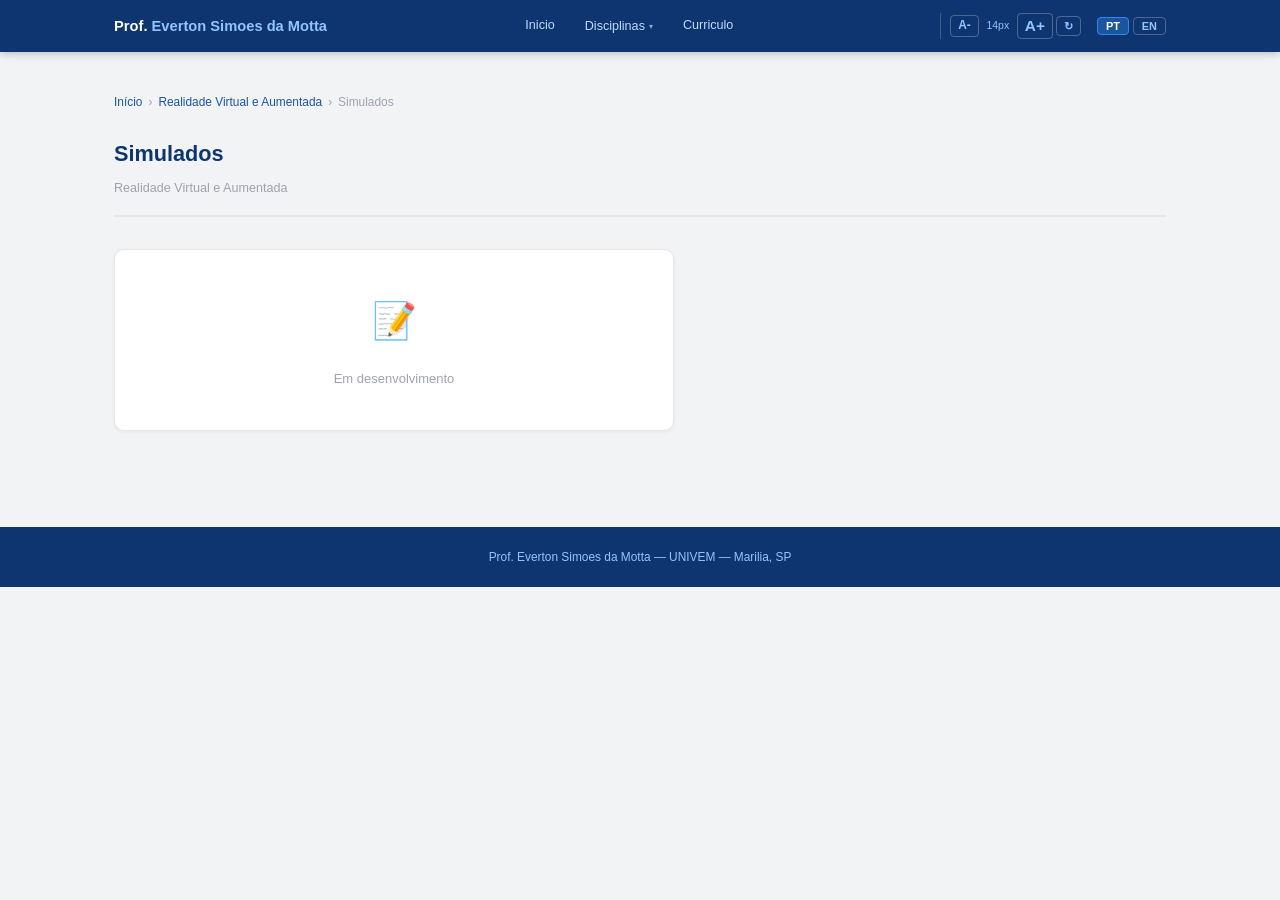
<file: disciplinas/realidade-virtual/simulados/index.html>
<!DOCTYPE html>
<html lang="pt-BR">
<head>
  <meta charset="UTF-8">
  <meta name="viewport" content="width=device-width, initial-scale=1.0">
  <title>Simulados — Realidade Virtual e Aumentada — Prof. Everton</title>
  <link rel="stylesheet" href="../../../assets/css/global.css">
</head>
<body>
<div id="topbar"></div>
<div class="page-container">
  <div class="breadcrumb">
    <a href="../../../index.html" data-i18n="nav_home">Início</a>
    <span class="sep">›</span>
    <a href="../index.html" data-i18n="disc_vr">Realidade Virtual e Aumentada</a>
    <span class="sep">›</span>
    <span data-i18n="nav_simulados">Simulados</span>
  </div>
  <div class="page-title" data-i18n="nav_simulados">Simulados</div>
  <div class="page-subtitle" data-i18n="disc_vr">Realidade Virtual e Aumentada</div>
  <div class="card" style="max-width:560px;text-align:center;padding:2.5rem">
    <div style="font-size:36px;margin-bottom:1rem">📝</div>
    <p style="color:#9ca3af;font-size:13px" data-i18n="coming_soon">Em desenvolvimento</p>
  </div>
</div>
<footer id="site-footer"></footer>
<script src="../../../assets/js/i18n.js"></script>
<script src="../../../assets/js/nav.js"></script>
</body>
</html>
</file>
<file: assets/css/global.css>
/* global.css — Prof. Everton Simões da Motta */
*, *::before, *::after { box-sizing: border-box; margin: 0; padding: 0; }

:root {
  --azul:     #1a56a0;
  --azul-esc: #0f3570;
  --azul-cl:  #dbeafe;
  --azul-mid: #3b82f6;
  --vermelho: #b91c1c;
  --verm-cl:  #fee2e2;
  --branco:   #ffffff;
  --cinza-f:  #f8f9fa;
  --cinza-1:  #f1f3f5;
  --cinza-2:  #e5e7eb;
  --cinza-3:  #9ca3af;
  --cinza-4:  #374151;
  --texto:    #111827;
  --max-w:    1100px;
}

body {
  font-family: Verdana, Geneva, Tahoma, sans-serif;
  background: var(--cinza-1);
  color: var(--texto);
  font-size: 14px; /* base — sobrescrita via JS */
  line-height: 1.7;
  min-height: 100vh;
}

a { color: var(--azul); text-decoration: none; }
a:hover { text-decoration: underline; }

/* ========= TOPBAR ========= */
#topbar {
  overflow: visible;
  background: var(--azul-esc);
  color: #fff;
  height: 52px;
  position: sticky;
  top: 0;
  z-index: 200;
  box-shadow: 0 2px 8px rgba(0,0,0,0.22);
}
.topbar-inner {
  max-width: var(--max-w);
  margin: 0 auto;
  padding: 0 1.5rem;
  height: 100%;
  display: flex;
  align-items: center;
  justify-content: space-between;
}
.site-logo {
  font-size: 1.05em;
  font-weight: bold;
  color: #fff;
  white-space: nowrap;
}
.site-logo span { color: #93c5fd; }

/* ========= NAV ========= */
nav#main-nav {
  overflow: visible;
  display: flex;
  align-items: center;
  gap: 2px;
  height: 100%;
}
.nav-item {
  position: relative;
  height: 100%;
  display: flex;
  align-items: center;
}
.nav-link {
  display: flex;
  align-items: center;
  gap: 4px;
  color: #bfdbfe;
  font-size: 0.9em;
  font-family: Verdana, sans-serif;
  padding: 0 14px;
  height: 100%;
  border: none;
  background: transparent;
  cursor: pointer;
  white-space: nowrap;
  transition: color 0.15s, background 0.15s;
}
.nav-link:hover, .nav-link.ativo { color: #fff; background: rgba(255,255,255,0.1); text-decoration: none; }
.nav-link .seta { font-size: 0.65em; opacity: 0.7; transition: transform 0.2s; }
.nav-item:hover .seta { transform: rotate(180deg); }

.dropdown {
  display: none;
  position: absolute;
  top: 100%;
  left: 0;
  min-width: 220px;
  background: #fff;
  border: 1px solid var(--cinza-2);
  border-radius: 0 0 8px 8px;
  box-shadow: 0 8px 24px rgba(0,0,0,0.12);
  z-index: 300;
  padding: 6px 0;
}
.nav-item:hover .dropdown { display: block; }
.dropdown-section { padding: 4px 0; border-bottom: 1px solid var(--cinza-2); }
.dropdown-section:last-child { border-bottom: none; }
.dropdown-label {
  font-size: 0.72em;
  font-weight: bold;
  text-transform: uppercase;
  letter-spacing: 1px;
  color: var(--cinza-3);
  padding: 6px 16px 2px;
}
.dropdown a {
  display: block;
  padding: 7px 16px 7px 24px;
  font-size: 0.9em;
  color: var(--cinza-4);
  transition: background 0.12s, color 0.12s;
}
.dropdown a:hover { background: var(--azul-cl); color: var(--azul-esc); text-decoration: none; }
.dropdown-top a { padding: 7px 16px; font-weight: bold; color: var(--azul-esc); }

/* ========= IDIOMA ========= */
.lang-toggle { display: flex; gap: 4px; margin-left: 0.5rem; }
.lang-btn {
  font-family: Verdana, sans-serif;
  font-size: 0.78em;
  font-weight: bold;
  background: transparent;
  border: 1px solid rgba(255,255,255,0.25);
  color: #93c5fd;
  border-radius: 4px;
  padding: 2px 8px;
  cursor: pointer;
  transition: background 0.15s, color 0.15s;
}
.lang-btn.ativo, .lang-btn:hover { background: var(--azul); color: #fff; border-color: var(--azul-mid); }

/* ========= CONTROLE DE FONTE ========= */
.font-controls {
  display: flex;
  align-items: center;
  gap: 3px;
  border-left: 1px solid rgba(255,255,255,0.2);
  padding-left: 0.6rem;
  margin-left: 0.5rem;
}
.font-btn {
  font-family: Verdana, sans-serif;
  font-weight: bold;
  background: transparent;
  border: 1px solid rgba(255,255,255,0.25);
  color: #93c5fd;
  border-radius: 4px;
  padding: 2px 7px;
  cursor: pointer;
  line-height: 1.3;
  transition: background 0.15s, color 0.15s;
  user-select: none;
  white-space: nowrap;
}
.font-btn:hover { background: var(--azul); color: #fff; border-color: var(--azul-mid); }
.font-btn.reset { font-size: 0.78em; }
.font-btn.menor { font-size: 0.85em; }
.font-btn.maior { font-size: 1.1em; }
.font-nivel { font-size: 0.75em; color: #93c5fd; min-width: 32px; text-align: center; }

/* ========= CONTAINER ========= */
.page-container {
  max-width: var(--max-w);
  margin: 0 auto;
  padding: 2.5rem 1.5rem 3rem;
}

/* ========= BREADCRUMB ========= */
.breadcrumb {
  font-size: 0.85em;
  color: var(--cinza-3);
  margin-bottom: 1.5rem;
  display: flex;
  gap: 6px;
  align-items: center;
  flex-wrap: wrap;
}
.breadcrumb a { color: var(--azul); }
.breadcrumb .sep { color: var(--cinza-3); }

/* ========= TÍTULOS ========= */
.page-title {
  font-size: 1.55em;
  font-weight: bold;
  color: var(--azul-esc);
  margin-bottom: 0.3rem;
}
.page-subtitle {
  font-size: 0.9em;
  color: var(--cinza-3);
  margin-bottom: 2rem;
  border-bottom: 2px solid var(--cinza-2);
  padding-bottom: 1rem;
}

/* ========= CARD ========= */
.card {
  background: var(--branco);
  border: 1px solid var(--cinza-2);
  border-radius: 10px;
  padding: 1.5rem;
  box-shadow: 0 1px 4px rgba(0,0,0,0.05);
}

/* ========= FOOTER ========= */
footer {
  background: var(--azul-esc);
  color: #93c5fd;
  text-align: center;
  font-size: 0.85em;
  padding: 1.25rem;
  margin-top: 3rem;
}

/* ========= RESPONSIVO ========= */
@media (max-width: 720px) {
  nav#main-nav {
  overflow: visible; display: none; }
}
</file>
<file: assets/css/simulados.css>
/* simulados.css — todos os tamanhos em em para herdar o font-size do body */

.sim-layout {
  display: grid;
  grid-template-columns: 200px 1fr;
  gap: 2rem;
  align-items: start;
}
.sim-sidebar h3 {
  font-size: 0.78em;
  text-transform: uppercase;
  letter-spacing: 1.5px;
  color: var(--cinza-3);
  margin-bottom: 0.5rem;
}
#nav-categorias { display: flex; flex-direction: column; gap: 3px; }
.cat-btn {
  display: flex;
  align-items: center;
  gap: 8px;
  background: var(--branco);
  border: 1px solid var(--cinza-2);
  border-radius: 6px;
  color: var(--cinza-4);
  font-family: Verdana, sans-serif;
  font-size: 0.9em;
  padding: 0.55rem 0.85rem;
  cursor: pointer;
  text-align: left;
  transition: all 0.15s;
}
.cat-btn:hover { background: var(--azul-cl); border-color: var(--azul-mid); color: var(--azul-esc); }
.cat-btn.ativo { background: var(--azul); color: #fff; border-color: var(--azul); font-weight: bold; }
.cat-icone { font-size: 1.05em; width: 18px; text-align: center; }

/* ---- CARD QUESTÃO ---- */
.questao-card {
  background: var(--branco);
  border: 1px solid var(--cinza-2);
  border-radius: 10px;
  padding: 1.5rem;
  margin-bottom: 1.5rem;
  box-shadow: 0 1px 4px rgba(0,0,0,0.05);
}
.q-header { display: flex; align-items: center; gap: 0.6rem; margin-bottom: 0.5rem; flex-wrap: wrap; }
.q-num { font-size: 0.78em; font-weight: bold; background: var(--azul); color: #fff; padding: 2px 10px; border-radius: 20px; white-space: nowrap; }
.q-titulo { font-size: 1.05em; font-weight: bold; color: var(--azul-esc); }
.nivel-badge { font-size: 0.72em; font-weight: bold; color: #fff; padding: 2px 9px; border-radius: 20px; white-space: nowrap; margin-left: auto; }
.q-enunciado { font-size: 0.92em; color: var(--cinza-4); font-style: italic; margin-bottom: 0.85rem; border-left: 3px solid var(--azul-cl); padding-left: 0.75rem; line-height: 1.7; }
.q-instrucao { font-size: 0.82em; color: var(--cinza-3); font-style: italic; margin-bottom: 0.75rem; }

/* ---- BLOCO DE CÓDIGO ---- */
.bloco-codigo {
  background: #f4f6f9;
  border: 1px solid var(--cinza-2);
  border-radius: 8px;
  padding: 0.9rem 1.1rem;
  font-family: "Courier New", monospace;
  font-size: 0.92em;
  line-height: 1.85;
  overflow-x: auto;
  margin-bottom: 1.25rem;
  white-space: pre;
  display: block;
}
.cod-linha { display: block; }
.lacuna-linha   { background: #fefce8; display: block; border-radius: 3px; }
.lacuna-linha-n2 { background: #fff1f2; display: block; border-radius: 3px; }
.lacuna-linha-n3 { background: #fffde7; display: block; border-radius: 3px; }

/* ---- INPUT INLINE ---- */
.lacuna-input {
  display: inline-block;
  font-family: "Courier New", monospace;
  font-size: 1em;       /* herda do bloco-codigo, que herda do body */
  color: #92400e;
  background: #fef9c3;
  border: none;
  border-bottom: 2px solid #ca8a04;
  border-radius: 3px 3px 0 0;
  padding: 1px 6px;
  outline: none;
  vertical-align: baseline;
  line-height: 1.4;
  min-width: 80px;
  transition: background 0.15s, border-color 0.15s;
}
.lacuna-input:focus {
  background: #fefce8;
  border-bottom-color: var(--azul);
  box-shadow: 0 2px 0 0 var(--azul);
}
.lacuna-input::placeholder { color: #ca8a04; font-style: italic; opacity: 0.75; font-size: 0.9em; }

/* N2 — vermelho */
.lacuna-linha-n2 .lacuna-input { background: #fff1f2; border-bottom-color: #b91c1c; color: #7f1d1d; min-width: 300px; }
.lacuna-linha-n2 .lacuna-input::placeholder { color: #b91c1c; }
.lacuna-linha-n2 .lacuna-input:focus { border-bottom-color: var(--azul); box-shadow: 0 2px 0 0 var(--azul); }

/* N3 — cinza */
.lacuna-linha-n3 .lacuna-input { background: #fffde7; border-bottom-color: #374151; color: #374151; min-width: 280px; }
.lacuna-linha-n3 .lacuna-input::placeholder { color: #9ca3af; }
.lacuna-linha-n3 .lacuna-input:focus { border-bottom-color: var(--azul); box-shadow: 0 2px 0 0 var(--azul); }

/* ---- GABARITO ---- */
.btn-gab {
  font-family: Verdana, sans-serif;
  font-size: 0.85em;
  font-weight: bold;
  background: var(--cinza-1);
  border: 1px solid var(--cinza-2);
  border-radius: 6px;
  padding: 0.35rem 0.9rem;
  cursor: pointer;
  color: var(--cinza-4);
  transition: all 0.15s;
}
.btn-gab:hover, .btn-gab.aberto { background: var(--verm-cl); color: var(--vermelho); border-color: var(--vermelho); }
.gabarito { margin-top: 0.75rem; background: #f0fdf4; border: 1px solid #16a34a; border-radius: 8px; padding: 1rem 1.25rem; }
.gab-item { margin-bottom: 0.8rem; padding-bottom: 0.8rem; border-bottom: 1px solid rgba(22,163,74,0.2); }
.gab-item:last-child { margin-bottom: 0; padding-bottom: 0; border-bottom: none; }
.gab-num { display: inline-block; font-size: 0.78em; font-weight: bold; background: #16a34a; color: #fff; padding: 1px 8px; border-radius: 20px; margin-bottom: 4px; }
.gab-item code { display: block; font-family: "Courier New", monospace; font-size: 0.92em; color: #14532d; font-weight: bold; margin: 4px 0; background: rgba(22,163,74,0.08); padding: 4px 8px; border-radius: 4px; }
.gab-bloco { display: flex; flex-direction: column; gap: 2px; margin: 4px 0; }
.gab-dica { display: block; font-size: 0.8em; color: #166534; font-style: italic; margin-top: 4px; }

/* ---- SEPARADOR DE NÍVEL ---- */
.nivel-separador {
  display: flex;
  align-items: center;
  gap: 1rem;
  margin: 2rem 0 1rem;
}
.nivel-separador::before, .nivel-separador::after { content: ''; flex: 1; height: 1px; background: var(--cinza-2); }
.nivel-sep-label {
  font-size: 0.82em;
  font-weight: bold;
  border: 2px solid;
  border-radius: 20px;
  padding: 3px 14px;
  white-space: nowrap;
  background: #fff;
}

@media (max-width: 680px) {
  .sim-layout { grid-template-columns: 1fr; }
  #nav-categorias { flex-direction: row; flex-wrap: wrap; }
}
</file>
